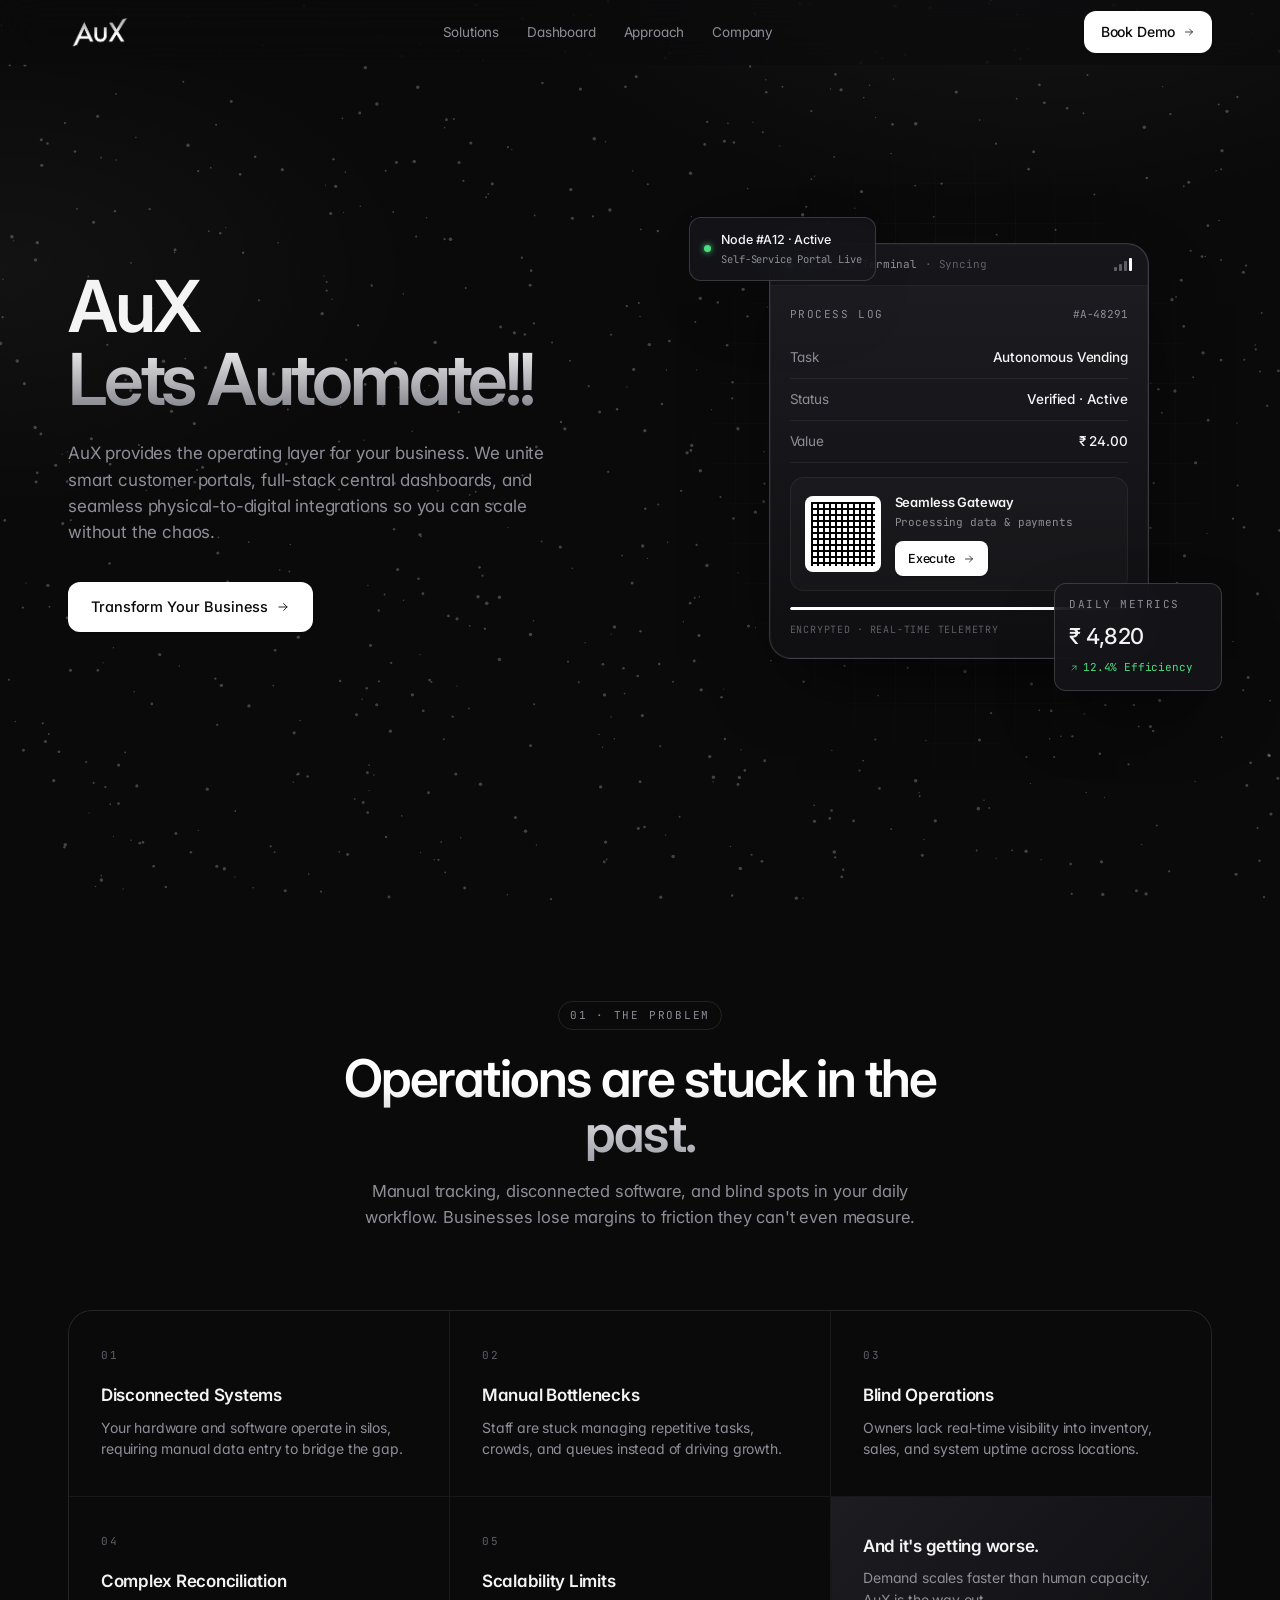
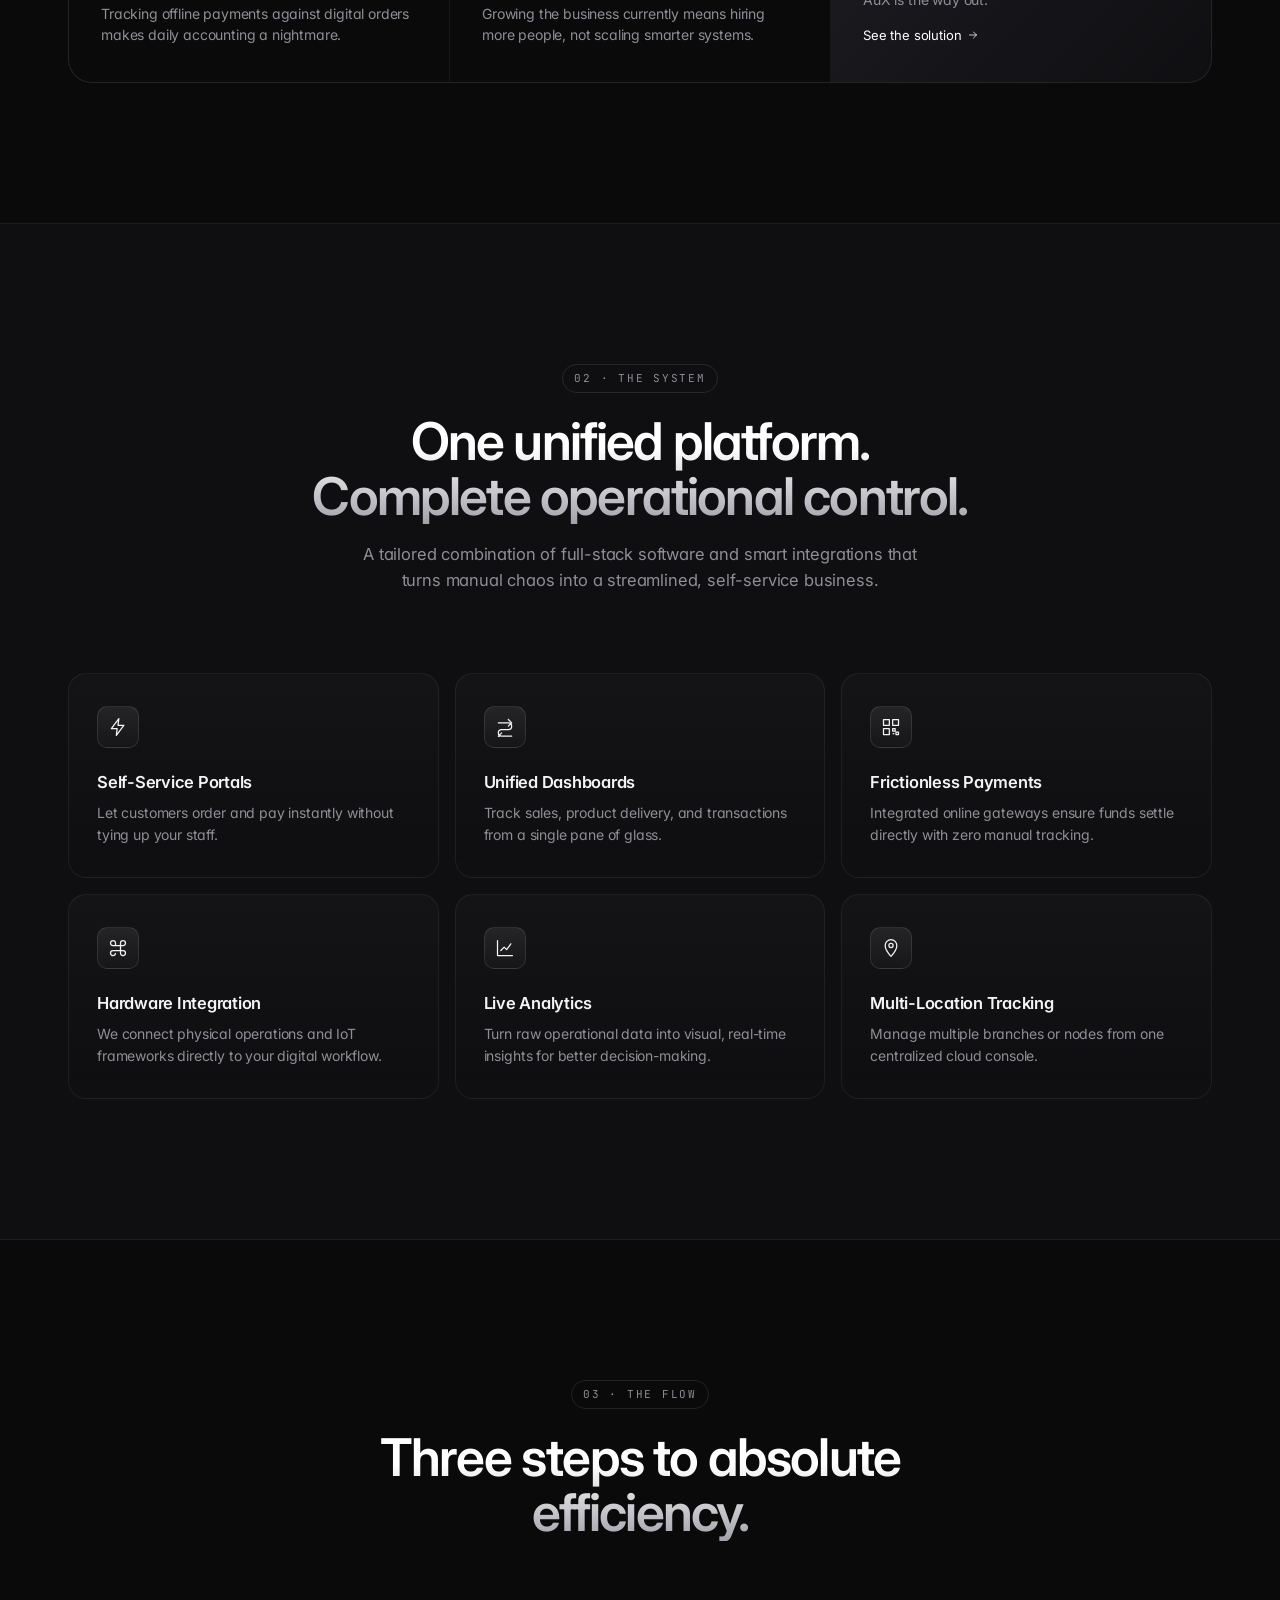
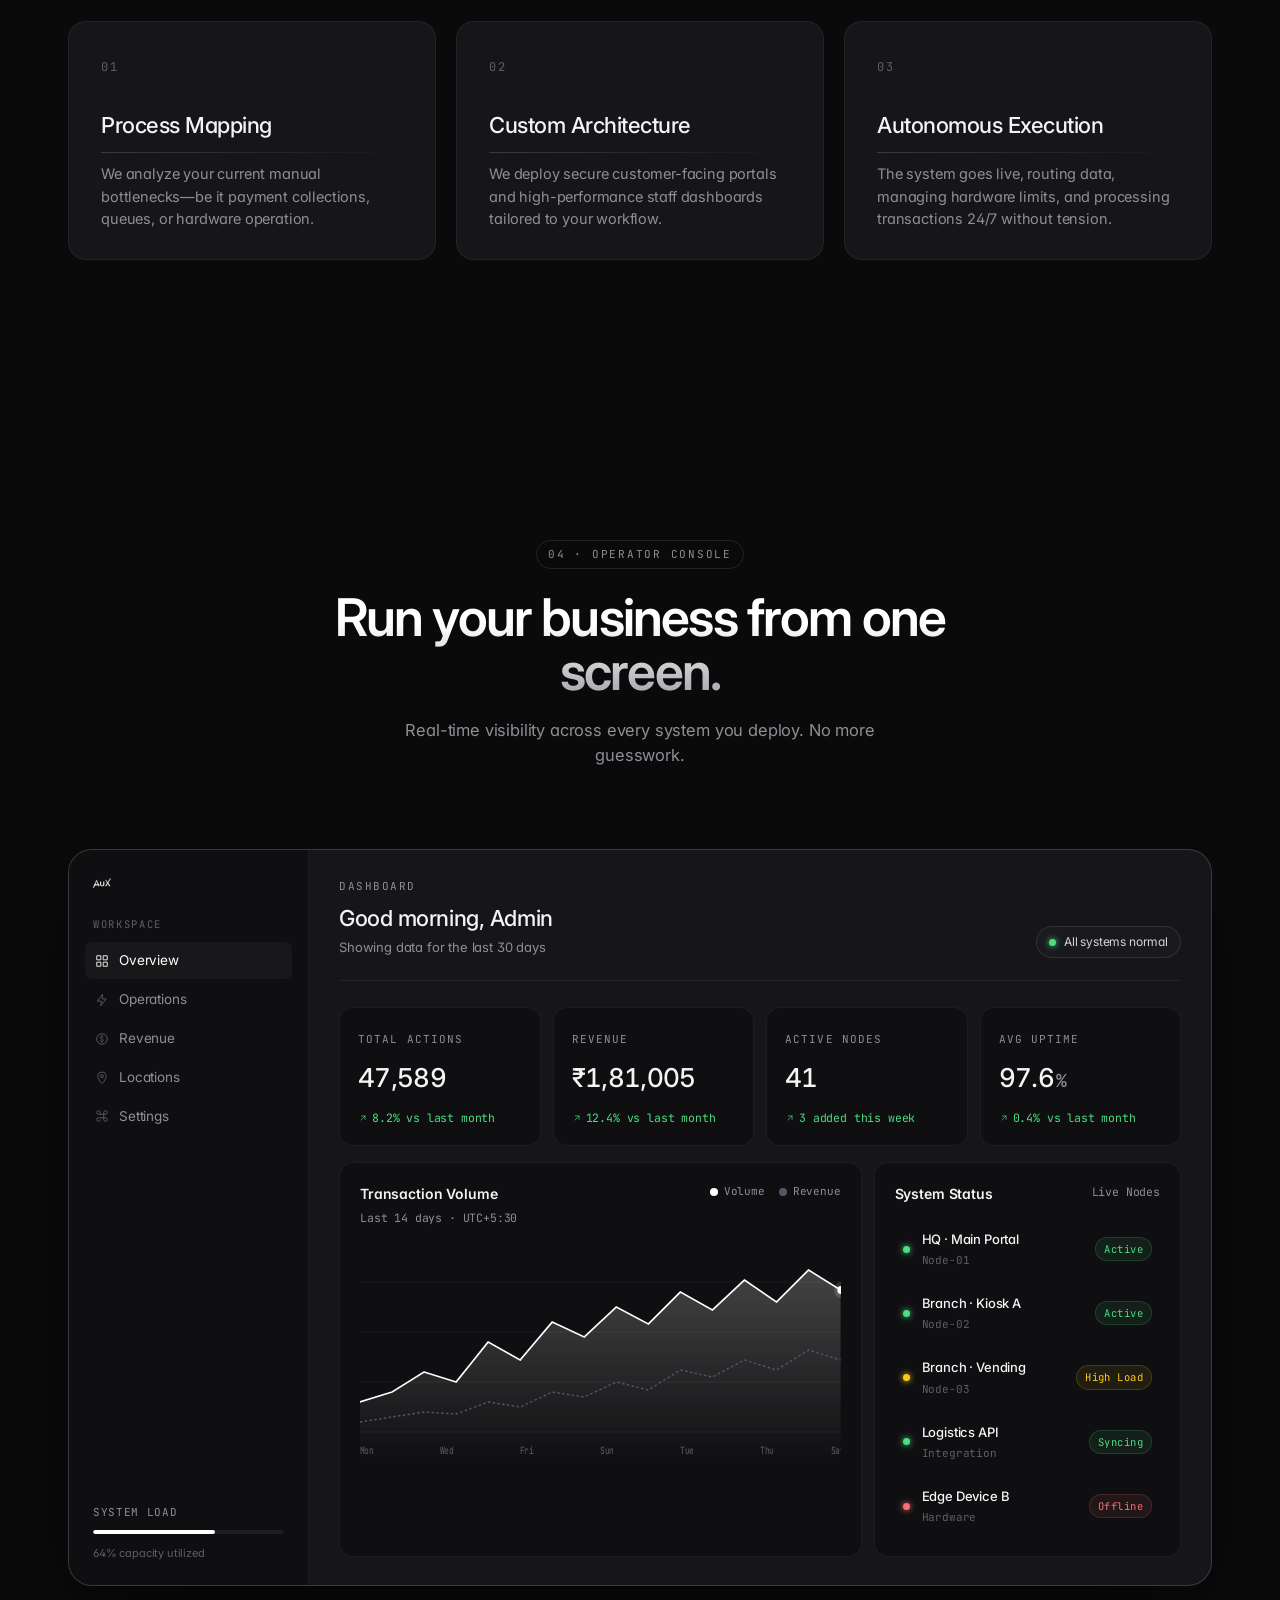
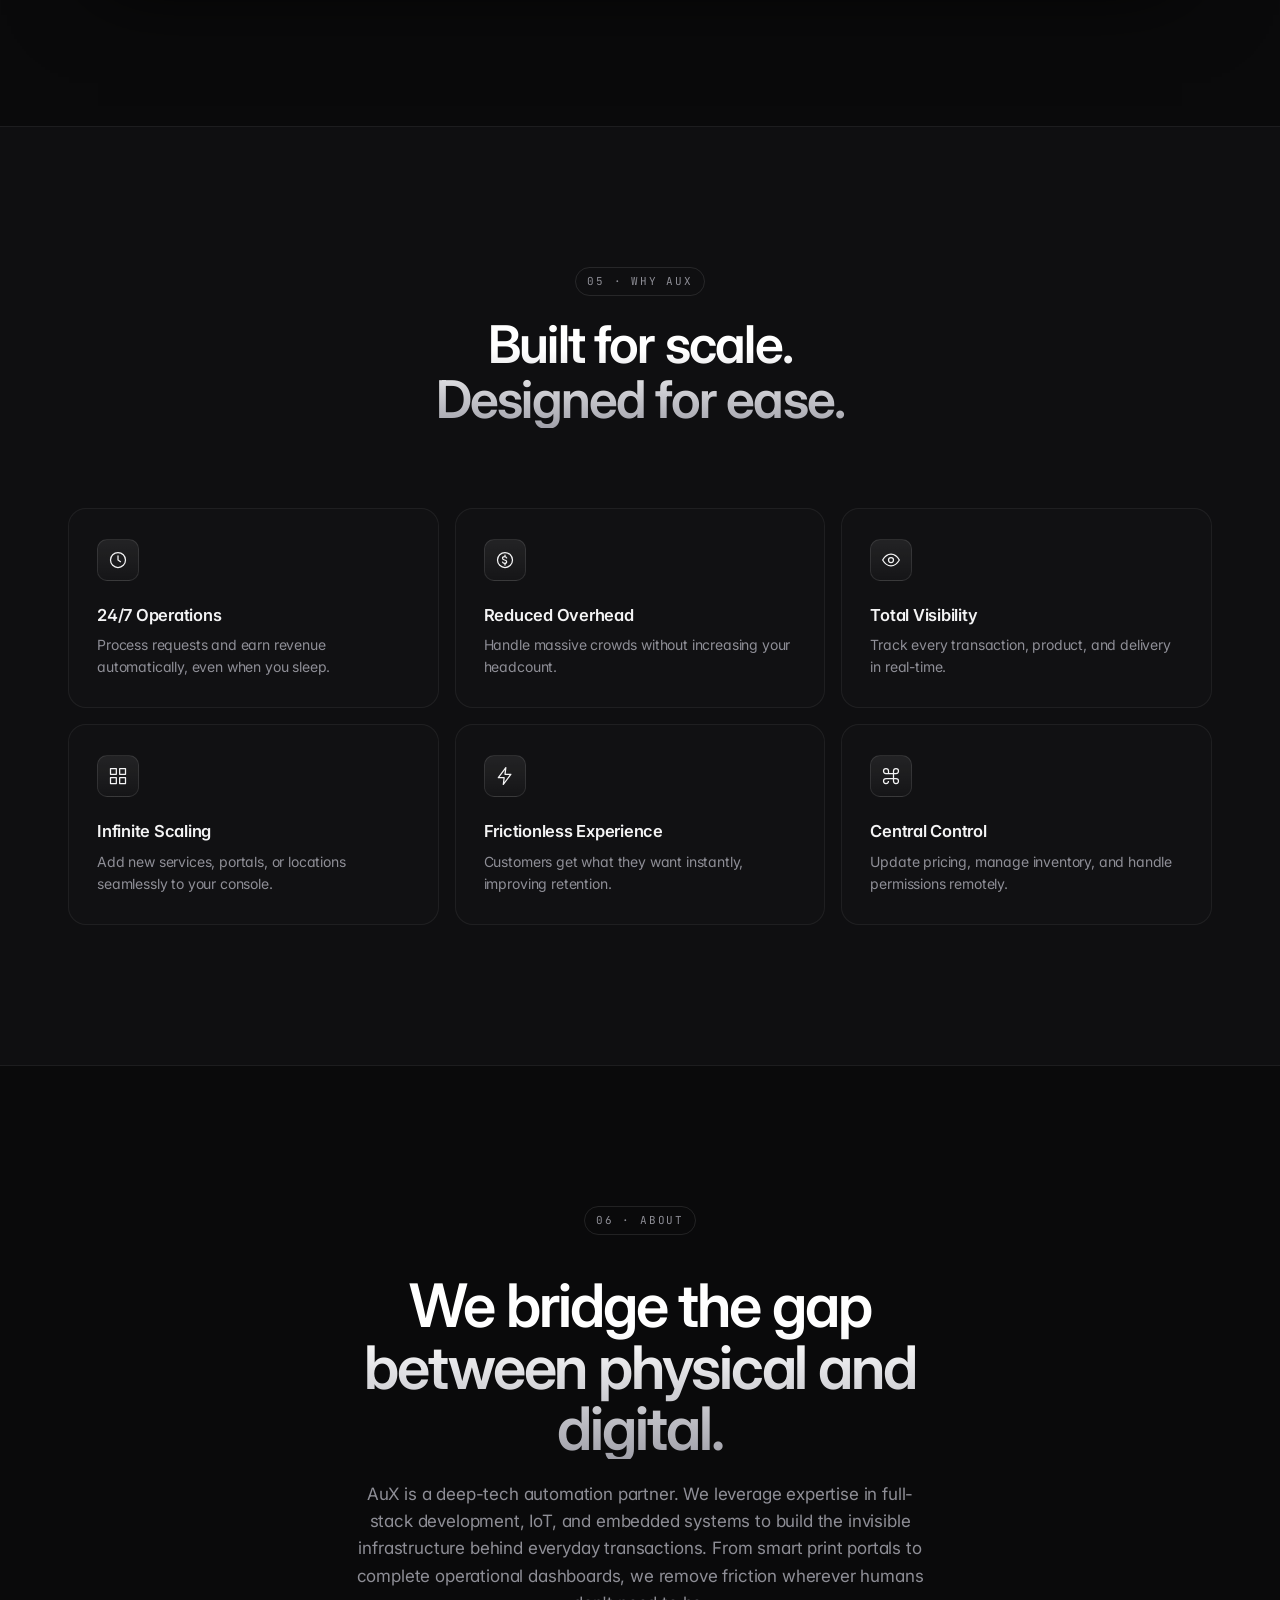
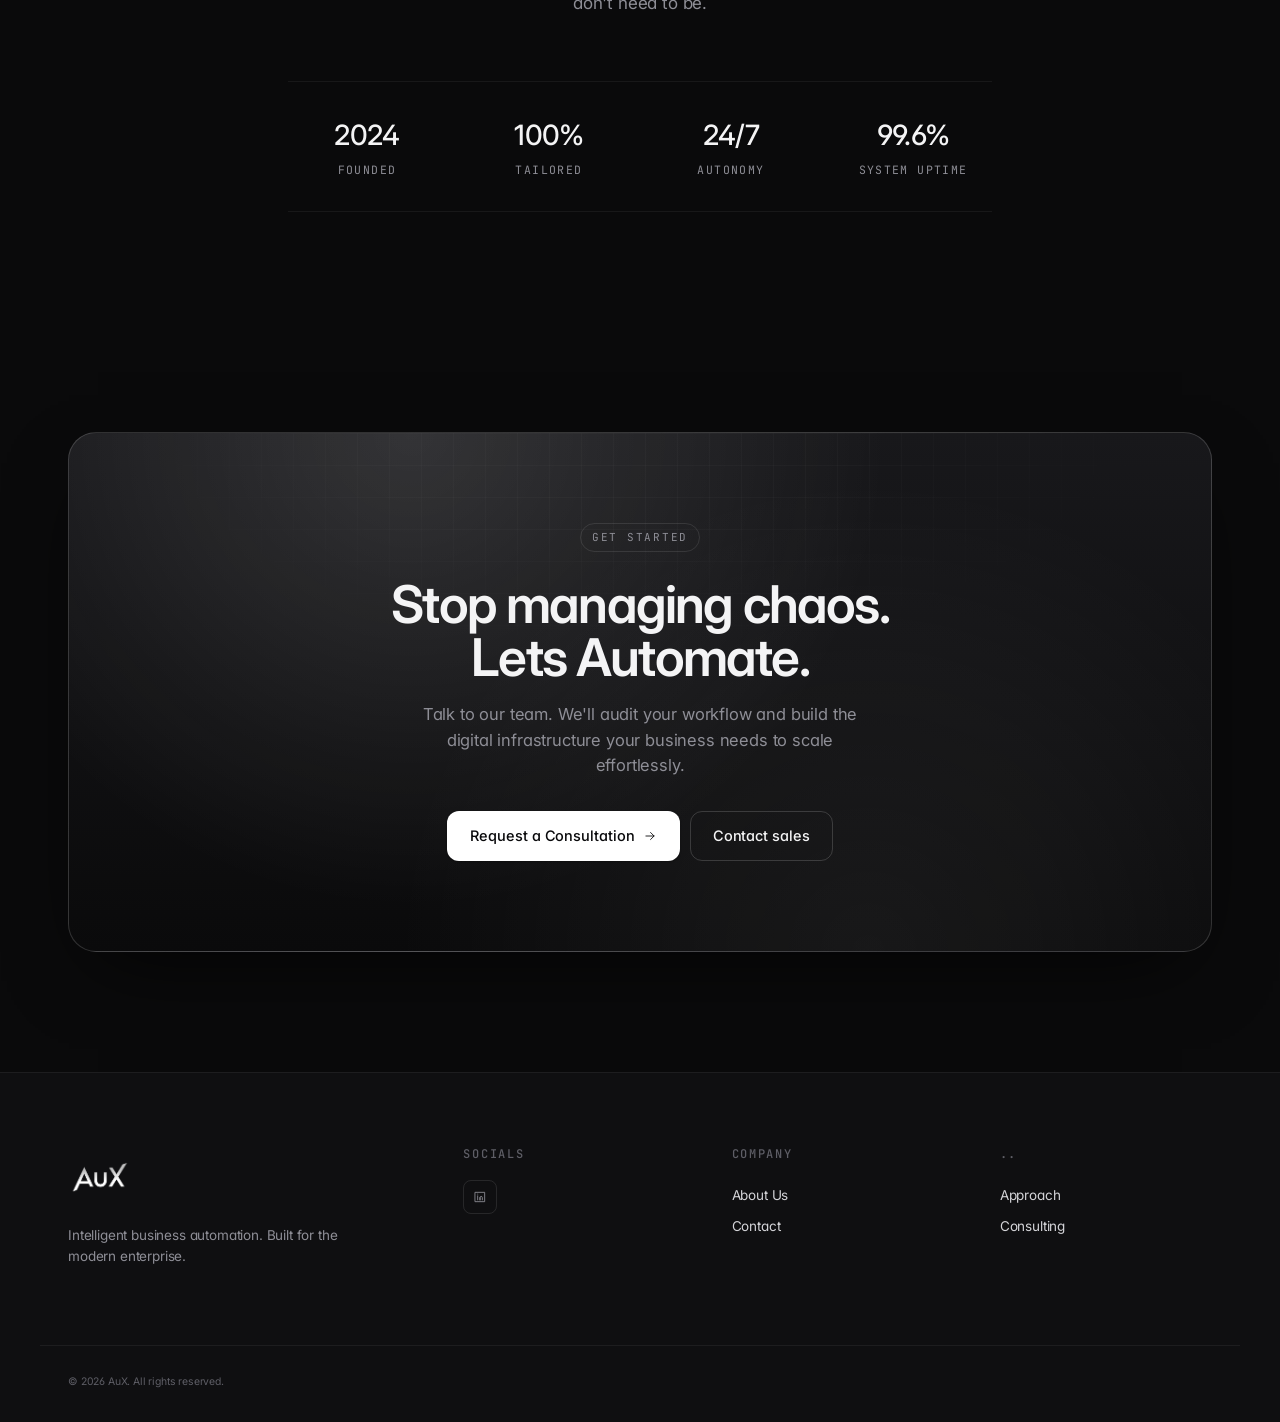
<file: index.html>
<!DOCTYPE html>
<html lang="en">
<head>
<meta charset="UTF-8" />
<meta name="viewport" content="width=device-width, initial-scale=1.0" />
<meta name="theme-color" content="#0a0a0b" />
<meta name="description" content="AuX — Smart business automation. Seamlessly integrate full-stack dashboards, IoT hardware, and self-service portals to eliminate operational bottlenecks." />
<meta name="keywords" content="AuX, business automation, self-service portals, full-stack dashboards, IoT integration, automated operations, SaaS, embedded systems" />
<meta property="og:title" content="AuX — Lets Automate." />
<meta property="og:description" content="End-to-end automation for modern businesses. Centralized dashboards, smart portals, and zero human dependency." />
<meta property="og:type" content="website" />
<title>AuX | Lets Automate</title>
<link rel="icon" type="image/png" href="logo.png" />
<link rel="preconnect" href="https://fonts.googleapis.com" />
<link rel="preconnect" href="https://fonts.gstatic.com" crossorigin />
<link href="https://fonts.googleapis.com/css2?family=Inter:wght@400;500;600;700&family=JetBrains+Mono:wght@400;500&display=swap" rel="stylesheet" />
<link rel="stylesheet" href="style.css" />
</head>
<body>

<svg width="0" height="0" style="position:absolute" aria-hidden="true">
  <defs>
    <symbol id="i-arrow" viewBox="0 0 24 24"><path d="M5 12h14M13 6l6 6-6 6" fill="none" stroke="currentColor" stroke-width="1.5" stroke-linecap="round" stroke-linejoin="round"/></symbol>
    <symbol id="i-bolt" viewBox="0 0 24 24"><path d="M13 2 4 14h7l-1 8 9-12h-7l1-8Z" fill="none" stroke="currentColor" stroke-width="1.5" stroke-linejoin="round"/></symbol>
    <symbol id="i-qr" viewBox="0 0 24 24"><path d="M3 3h7v7H3zM14 3h7v7h-7zM3 14h7v7H3zM14 14h3v3h-3zM18 18h3v3h-3zM14 20h2" fill="none" stroke="currentColor" stroke-width="1.5" stroke-linejoin="round"/></symbol>
    <symbol id="i-flow" viewBox="0 0 24 24"><path d="M4 7h12a4 4 0 0 1 0 8H8a4 4 0 0 0 0 8h12M16 3l4 4-4 4M8 27l-4-4 4-4" fill="none" stroke="currentColor" stroke-width="1.5" stroke-linecap="round" stroke-linejoin="round"/></symbol>
    <symbol id="i-cloud" viewBox="0 0 24 24"><path d="M7 18a5 5 0 1 1 1.5-9.8A6 6 0 0 1 20 11a4 4 0 0 1 0 8H7Z" fill="none" stroke="currentColor" stroke-width="1.5" stroke-linejoin="round"/></symbol>
    <symbol id="i-chart" viewBox="0 0 24 24"><path d="M3 3v18h18M7 15l4-4 3 3 5-7" fill="none" stroke="currentColor" stroke-width="1.5" stroke-linecap="round" stroke-linejoin="round"/></symbol>
    <symbol id="i-pin" viewBox="0 0 24 24"><path d="M12 22s7-7.5 7-13a7 7 0 1 0-14 0c0 5.5 7 13 7 13Z" fill="none" stroke="currentColor" stroke-width="1.5" stroke-linejoin="round"/><circle cx="12" cy="9" r="2.5" fill="none" stroke="currentColor" stroke-width="1.5"/></symbol>
    <symbol id="i-clock" viewBox="0 0 24 24"><circle cx="12" cy="12" r="9" fill="none" stroke="currentColor" stroke-width="1.5"/><path d="M12 7v5l3 2" fill="none" stroke="currentColor" stroke-width="1.5" stroke-linecap="round"/></symbol>
    <symbol id="i-coin" viewBox="0 0 24 24"><circle cx="12" cy="12" r="9" fill="none" stroke="currentColor" stroke-width="1.5"/><path d="M14 9.5c-.5-1-1.5-1.5-2.5-1.5-1.5 0-2.5 1-2.5 2s1 1.7 2.5 2 2.5 1 2.5 2-1 2-2.5 2c-1 0-2-.5-2.5-1.5M12 6v2M12 16v2" fill="none" stroke="currentColor" stroke-width="1.5" stroke-linecap="round"/></symbol>
    <symbol id="i-eye" viewBox="0 0 24 24"><path d="M2 12s4-7 10-7 10 7 10 7-4 7-10 7S2 12 2 12Z" fill="none" stroke="currentColor" stroke-width="1.5" stroke-linejoin="round"/><circle cx="12" cy="12" r="3" fill="none" stroke="currentColor" stroke-width="1.5"/></symbol>
    <symbol id="i-grid" viewBox="0 0 24 24"><path d="M3 3h7v7H3zM14 3h7v7h-7zM3 14h7v7H3zM14 14h7v7h-7z" fill="none" stroke="currentColor" stroke-width="1.5" stroke-linejoin="round"/></symbol>
    <symbol id="i-zap" viewBox="0 0 24 24"><path d="M13 2 4 14h7l-1 8 9-12h-7l1-8Z" fill="none" stroke="currentColor" stroke-width="1.5" stroke-linejoin="round"/></symbol>
    <symbol id="i-cmd" viewBox="0 0 24 24"><path d="M9 9V6a3 3 0 1 0-3 3h12a3 3 0 1 0-3-3v12a3 3 0 1 0 3-3H6a3 3 0 1 0 3 3" fill="none" stroke="currentColor" stroke-width="1.5" stroke-linejoin="round"/></symbol>
    <symbol id="i-printer" viewBox="0 0 24 24"><path d="M6 9V3h12v6M6 18H4a2 2 0 0 1-2-2v-5a2 2 0 0 1 2-2h16a2 2 0 0 1 2 2v5a2 2 0 0 1-2 2h-2M6 14h12v7H6z" fill="none" stroke="currentColor" stroke-width="1.5" stroke-linejoin="round"/></symbol>
    <symbol id="i-check" viewBox="0 0 24 24"><path d="M5 12l5 5L20 7" fill="none" stroke="currentColor" stroke-width="1.8" stroke-linecap="round" stroke-linejoin="round"/></symbol>
    <symbol id="i-x" viewBox="0 0 24 24"><path d="M4 4l16 16M20 4 4 20" fill="none" stroke="currentColor" stroke-width="1.6" stroke-linecap="round"/></symbol>
    <symbol id="i-in" viewBox="0 0 24 24"><path d="M4 4h16v16H4zM8 10v7M8 7v.01M12 17v-4a2 2 0 1 1 4 0v4M12 13v4" fill="none" stroke="currentColor" stroke-width="1.5" stroke-linecap="round" stroke-linejoin="round"/></symbol>
    <symbol id="i-x-social" viewBox="0 0 24 24"><path d="M4 4l7.5 9L4 20h2l6.5-7.5L18 20h2l-7.8-9.4L19.5 4H17l-5.5 6.5L7 4H4Z" fill="currentColor"/></symbol>
    <symbol id="i-gh" viewBox="0 0 24 24"><path d="M12 2a10 10 0 0 0-3.2 19.5c.5.1.7-.2.7-.5v-2c-2.8.6-3.4-1.2-3.4-1.2-.5-1.2-1.1-1.5-1.1-1.5-.9-.6.1-.6.1-.6 1 .1 1.5 1 1.5 1 .9 1.5 2.4 1.1 3 .8.1-.7.4-1.1.7-1.4-2.3-.3-4.6-1.1-4.6-5 0-1.1.4-2 1-2.7-.1-.3-.5-1.3.1-2.7 0 0 .8-.3 2.7 1a9.4 9.4 0 0 1 5 0c1.9-1.3 2.7-1 2.7-1 .6 1.4.2 2.4.1 2.7.6.7 1 1.6 1 2.7 0 3.9-2.3 4.7-4.6 5 .4.3.7.9.7 1.9v2.8c0 .3.2.6.7.5A10 10 0 0 0 12 2Z" fill="currentColor"/></symbol>
    <symbol id="i-ig" viewBox="0 0 24 24"><rect x="3" y="3" width="18" height="18" rx="5" fill="none" stroke="currentColor" stroke-width="1.5"/><circle cx="12" cy="12" r="4" fill="none" stroke="currentColor" stroke-width="1.5"/><circle cx="17.5" cy="6.5" r="1" fill="currentColor"/></symbol>
  </defs>
</svg>

<canvas id="bg-particles" aria-hidden="true"></canvas>

<header class="nav" id="nav">
  <div class="container nav-inner">
    <a href="index.html" class="logo" aria-label="AuX home">
      <img src="logo.png" alt="AuX" class="logo-img" />
    </a>
    <nav class="nav-links" aria-label="Primary">
      <a href="#solution">Solutions</a>
      <a href="#dashboard">Dashboard</a>
      <a href="#how">Approach</a>
      <a href="#about">Company</a>
    </nav>
    <div class="nav-cta">
      <!-- <a href="#cta" class="btn btn-ghost">Client Login</a> -->
      <a href="#cta" class="btn btn-primary">Book Demo <svg class="ico-12"><use href="#i-arrow"/></svg></a>
    </div>
    <button class="nav-burger" id="burger" aria-label="Open menu">
      <span></span><span></span>
    </button>
  </div>
</header>

<main>

<section class="hero">
  <div class="container hero-grid">
    <div class="hero-copy">
      <!-- <span class="eyebrow"><span class="pulse"></span> v3.0 · Powering modern operations</span> -->
      <h1>AuX<br/><span class="grad">Lets Automate!!</span></h1>
      <p class="lead">AuX provides the operating layer for your business. We unite smart customer portals, full-stack central dashboards, and seamless physical-to-digital integrations so you can scale without the chaos.</p>
      <div class="hero-actions">
        <a href="#cta" class="btn btn-primary btn-lg">Transform Your Business <svg class="ico-14"><use href="#i-arrow"/></svg></a>
        <!-- <a href="#cta" class="btn btn-outline btn-lg">Explore Solutions</a> -->
      </div>
      <!-- <div class="hero-meta">
        <div><strong data-count="120">0</strong><span>Active Nodes</span></div>
        <div><strong data-count="48000">0</strong><span>Tasks Automated</span></div>
        <div><strong data-count="99">0</strong><span>% Uptime</span></div>
      </div> -->
    </div>

    <div class="hero-visual" aria-hidden="true">
      <div class="grid-bg"></div>
      <div class="glow"></div>
      <div class="device">
        <div class="device-top">
          <div class="device-id">
            <span class="led"></span>
            <span>AuX Edge Terminal</span>
            <span class="dim">· Syncing</span>
          </div>
          <div class="signal"><i></i><i></i><i></i><i></i></div>
        </div>
        <div class="device-screen">
          <div class="screen-head">
            <span class="kicker">PROCESS LOG</span>
            <span class="job-id">#A-48291</span>
          </div>
          <div class="screen-row"><span>Task</span><b>Autonomous Vending</b></div>
          <div class="screen-row"><span>Status</span><b>Verified · Active</b></div>
          <div class="screen-row"><span>Value</span><b>₹ 24.00</b></div>
          <div class="screen-qr">
            <div class="qr"><div class="qr-grid"></div><div class="qr-center"></div></div>
            <div class="qr-info">
              <p class="qr-label">Seamless Gateway</p>
              <p class="qr-sub">Processing data & payments</p>
              <button class="btn btn-primary btn-sm">Execute <svg class="ico-12"><use href="#i-arrow"/></svg></button>
            </div>
          </div>
          <div class="screen-progress"><i></i></div>
          <div class="screen-foot">
            <span>Encrypted</span><span>·</span><span>Real-time Telemetry</span>
          </div>
        </div>
      </div>

      <div class="float-card card-a">
        <span class="dot-g"></span>
        <div><p>Node #A12 · Active</p><small>Self-Service Portal Live</small></div>
      </div>
      <div class="float-card card-b">
        <p class="kicker">DAILY METRICS</p>
        <h4>₹ 4,820</h4>
        <span class="trend up"><svg class="ico-10"><use href="#i-arrow"/></svg> 12.4% Efficiency</span>
      </div>
    </div>
  </div>
</section>

<!-- <section class="strip">
  <div class="container strip-inner">
    <span>Trusted by ambitious operators scaling their infrastructure</span>
    <div class="strip-logos">
      <span>NORTHWIND</span><span>HELIOS</span><span>QUANTA</span><span>OBSIDIAN</span><span>VECTOR/LAB</span><span>NIMBUS</span>
    </div>
  </div>
</section> -->

<section class="section" id="problem">
  <div class="container">
    <div class="section-head">
      <span class="tag">01 · The problem</span>
      <h2>Operations are stuck in the past.</h2>
      <p>Manual tracking, disconnected software, and blind spots in your daily workflow. Businesses lose margins to friction they can't even measure.</p>
    </div>
    <div class="problem-grid">
      <article>
        <span class="num">01</span>
        <h3>Disconnected Systems</h3>
        <p>Your hardware and software operate in silos, requiring manual data entry to bridge the gap.</p>
      </article>
      <article>
        <span class="num">02</span>
        <h3>Manual Bottlenecks</h3>
        <p>Staff are stuck managing repetitive tasks, crowds, and queues instead of driving growth.</p>
      </article>
      <article>
        <span class="num">03</span>
        <h3>Blind Operations</h3>
        <p>Owners lack real-time visibility into inventory, sales, and system uptime across locations.</p>
      </article>
      <article>
        <span class="num">04</span>
        <h3>Complex Reconciliation</h3>
        <p>Tracking offline payments against digital orders makes daily accounting a nightmare.</p>
      </article>
      <article>
        <span class="num">05</span>
        <h3>Scalability Limits</h3>
        <p>Growing the business currently means hiring more people, not scaling smarter systems.</p>
      </article>
      <article class="problem-cta">
        <h3>And it's getting worse.</h3>
        <p>Demand scales faster than human capacity. AuX is the way out.</p>
        <a href="#solution" class="link-arrow">See the solution <svg class="ico-12"><use href="#i-arrow"/></svg></a>
      </article>
    </div>
  </div>
</section>

<section class="section dark-section" id="solution">
  <div class="container">
    <div class="section-head">
      <span class="tag">02 · The system</span>
      <h2>One unified platform.<br/>Complete operational control.</h2>
      <p>A tailored combination of full-stack software and smart integrations that turns manual chaos into a streamlined, self-service business.</p>
    </div>
    <div class="features">
      <div class="feature">
        <div class="ico"><svg><use href="#i-bolt"/></svg></div>
        <h3>Self-Service Portals</h3>
        <p>Let customers order and pay instantly without tying up your staff.</p>
      </div>
      <div class="feature">
        <div class="ico"><svg><use href="#i-flow"/></svg></div>
        <h3>Unified Dashboards</h3>
        <p>Track sales, product delivery, and transactions from a single pane of glass.</p>
      </div>
      <div class="feature">
        <div class="ico"><svg><use href="#i-qr"/></svg></div>
        <h3>Frictionless Payments</h3>
        <p>Integrated online gateways ensure funds settle directly with zero manual tracking.</p>
      </div>
      <div class="feature">
        <div class="ico"><svg><use href="#i-cmd"/></svg></div>
        <h3>Hardware Integration</h3>
        <p>We connect physical operations and IoT frameworks directly to your digital workflow.</p>
      </div>
      <div class="feature">
        <div class="ico"><svg><use href="#i-chart"/></svg></div>
        <h3>Live Analytics</h3>
        <p>Turn raw operational data into visual, real-time insights for better decision-making.</p>
      </div>
      <div class="feature">
        <div class="ico"><svg><use href="#i-pin"/></svg></div>
        <h3>Multi-Location Tracking</h3>
        <p>Manage multiple branches or nodes from one centralized cloud console.</p>
      </div>
    </div>
  </div>
</section>

<section class="section" id="how">
  <div class="container">
    <div class="section-head">
      <span class="tag">03 · The flow</span>
      <h2>Three steps to absolute efficiency.</h2>
    </div>
    <ol class="steps">
      <li>
        <span class="step-num">01</span>
        <h3>Process Mapping</h3>
        <div class="step-bar"></div>
        <p>We analyze your current manual bottlenecks—be it payment collections, queues, or hardware operation.</p>
      </li>
      <li>
        <span class="step-num">02</span>
        <h3>Custom Architecture</h3>
        <div class="step-bar"></div>
        <p>We deploy secure customer-facing portals and high-performance staff dashboards tailored to your workflow.</p>
      </li>
      <li>
        <span class="step-num">03</span>
        <h3>Autonomous Execution</h3>
        <div class="step-bar"></div>
        <p>The system goes live, routing data, managing hardware limits, and processing transactions 24/7 without tension.</p>
      </li>
    </ol>
  </div>
</section>

<section class="section" id="dashboard">
  <div class="container">
    <div class="section-head">
      <span class="tag">04 · Operator console</span>
      <h2>Run your business from one screen.</h2>
      <p>Real-time visibility across every system you deploy. No more guesswork.</p>
    </div>
    <div class="dash">
      <aside class="dash-side">
        <div class="dash-logo"><img src="logo.png" alt="" class="logo-img sm"/></div>
        <span class="side-label">Workspace</span>
        <nav>
          <a class="active"><svg class="ico-14"><use href="#i-grid"/></svg> Overview</a>
          <a><svg class="ico-14"><use href="#i-bolt"/></svg> Operations</a>
          <a><svg class="ico-14"><use href="#i-coin"/></svg> Revenue</a>
          <a><svg class="ico-14"><use href="#i-pin"/></svg> Locations</a>
          <a><svg class="ico-14"><use href="#i-cmd"/></svg> Settings</a>
        </nav>
        <div class="side-foot">
          <div class="usage">
            <span>System Load</span>
            <div class="bar"><i style="width:64%"></i></div>
            <small>64% capacity utilized</small>
          </div>
        </div>
      </aside>
      <div class="dash-main">
        <div class="dash-top">
          <div>
            <span class="kicker">DASHBOARD</span>
            <h4>Good morning, Admin</h4>
            <small>Showing data for the last 30 days</small>
          </div>
          <div class="dash-actions">
            <span class="dash-pill"><span class="dot-g"></span> All systems normal</span>
          </div>
        </div>
        <div class="kpi-grid">
          <div class="kpi">
            <span>Total Actions</span>
            <h3 data-count="48230">0</h3>
            <i class="up"><svg class="ico-10"><use href="#i-arrow"/></svg> 8.2% vs last month</i>
          </div>
          <div class="kpi">
            <span>Revenue</span>
            <h3>₹<em data-count="184500">0</em></h3>
            <i class="up"><svg class="ico-10"><use href="#i-arrow"/></svg> 12.4% vs last month</i>
          </div>
          <div class="kpi">
            <span>Active Nodes</span>
            <h3 data-count="42">0</h3>
            <i class="up"><svg class="ico-10"><use href="#i-arrow"/></svg> 3 added this week</i>
          </div>
          <div class="kpi">
            <span>Avg Uptime</span>
            <h3><em data-count="99">0</em>.6<span class="pct">%</span></h3>
            <i class="up"><svg class="ico-10"><use href="#i-arrow"/></svg> 0.4% vs last month</i>
          </div>
        </div>
        <div class="dash-row">
          <div class="chart-card">
            <div class="chart-head">
              <div>
                <h4>Transaction Volume</h4>
                <small>Last 14 days · UTC+5:30</small>
              </div>
              <div class="chart-legend">
                <span><i style="background:#fff"></i> Volume</span>
                <span><i style="background:#525866"></i> Revenue</span>
              </div>
            </div>
            <svg class="chart" viewBox="0 0 600 220" preserveAspectRatio="none">
              <defs>
                <linearGradient id="ga" x1="0" x2="0" y1="0" y2="1">
                  <stop offset="0%" stop-color="#fff" stop-opacity=".22"/>
                  <stop offset="100%" stop-color="#fff" stop-opacity="0"/>
                </linearGradient>
              </defs>
              <g class="grid">
                <line x1="0" x2="600" y1="40" y2="40"/>
                <line x1="0" x2="600" y1="90" y2="90"/>
                <line x1="0" x2="600" y1="140" y2="140"/>
                <line x1="0" x2="600" y1="190" y2="190"/>
              </g>
              <path d="M0,160 L40,150 L80,130 L120,140 L160,100 L200,118 L240,80 L280,95 L320,65 L360,82 L400,50 L440,68 L480,38 L520,60 L560,28 L600,48 L600,220 L0,220 Z" fill="url(#ga)"/>
              <path d="M0,160 L40,150 L80,130 L120,140 L160,100 L200,118 L240,80 L280,95 L320,65 L360,82 L400,50 L440,68 L480,38 L520,60 L560,28 L600,48"
                    fill="none" stroke="#fff" stroke-width="1.8" stroke-linejoin="round" stroke-linecap="round"/>
              <path d="M0,180 L40,175 L80,170 L120,172 L160,160 L200,165 L240,150 L280,155 L320,140 L360,148 L400,128 L440,135 L480,118 L520,128 L560,108 L600,118"
                    fill="none" stroke="#525866" stroke-width="1.4" stroke-dasharray="3 3" stroke-linejoin="round"/>
              <g class="dots">
                <circle cx="600" cy="48" r="4" fill="#fff"/>
                <circle cx="600" cy="48" r="8" fill="#fff" opacity=".15"/>
              </g>
              <g class="axis">
                <text x="0" y="212">Mon</text><text x="100" y="212">Wed</text>
                <text x="200" y="212">Fri</text><text x="300" y="212">Sun</text>
                <text x="400" y="212">Tue</text><text x="500" y="212">Thu</text>
                <text x="588" y="212">Sat</text>
              </g>
            </svg>
          </div>
          <div class="status-card">
            <div class="chart-head"><h4>System Status</h4><small>Live Nodes</small></div>
            <ul class="status-list">
              <li><span class="dot-g"></span><div><b>HQ · Main Portal</b><small>Node-01</small></div><span class="status-tag ok">Active</span></li>
              <li><span class="dot-g"></span><div><b>Branch · Kiosk A</b><small>Node-02</small></div><span class="status-tag ok">Active</span></li>
              <li><span class="dot-y"></span><div><b>Branch · Vending</b><small>Node-03</small></div><span class="status-tag warn">High Load</span></li>
              <li><span class="dot-g"></span><div><b>Logistics API</b><small>Integration</small></div><span class="status-tag ok">Syncing</span></li>
              <li><span class="dot-r"></span><div><b>Edge Device B</b><small>Hardware</small></div><span class="status-tag err">Offline</span></li>
            </ul>
          </div>
        </div>
      </div>
    </div>
  </div>
</section>

<section class="section dark-section" id="benefits">
  <div class="container">
    <div class="section-head">
      <span class="tag">05 · Why AuX</span>
      <h2>Built for scale.<br/>Designed for ease.</h2>
    </div>
    <div class="benefits">
      <div><div class="ico"><svg><use href="#i-clock"/></svg></div><h3>24/7 Operations</h3><p>Process requests and earn revenue automatically, even when you sleep.</p></div>
      <div><div class="ico"><svg><use href="#i-coin"/></svg></div><h3>Reduced Overhead</h3><p>Handle massive crowds without increasing your headcount.</p></div>
      <div><div class="ico"><svg><use href="#i-eye"/></svg></div><h3>Total Visibility</h3><p>Track every transaction, product, and delivery in real-time.</p></div>
      <div><div class="ico"><svg><use href="#i-grid"/></svg></div><h3>Infinite Scaling</h3><p>Add new services, portals, or locations seamlessly to your console.</p></div>
      <div><div class="ico"><svg><use href="#i-zap"/></svg></div><h3>Frictionless Experience</h3><p>Customers get what they want instantly, improving retention.</p></div>
      <div><div class="ico"><svg><use href="#i-cmd"/></svg></div><h3>Central Control</h3><p>Update pricing, manage inventory, and handle permissions remotely.</p></div>
    </div>
  </div>
</section>

<section class="section" id="about">
  <div class="container about">
    <span class="tag">06 · About</span>
    <h2>We bridge the gap<br/>between physical and digital.</h2>
    <p>AuX is a deep-tech automation partner. We leverage expertise in full-stack development, IoT, and embedded systems to build the invisible infrastructure behind everyday transactions. From smart print portals to complete operational dashboards, we remove friction wherever humans don't need to be.</p>
    <div class="about-stats">
      <div><h4>2024</h4><span>Founded</span></div>
      <div><h4>100%</h4><span>Tailored</span></div>
      <div><h4>24/7</h4><span>Autonomy</span></div>
      <div><h4>99.6%</h4><span>System uptime</span></div>
    </div>
  </div>
</section>

<section class="cta-banner" id="cta">
  <div class="container">
    <div class="cta-inner">
      <span class="tag">Get started</span>
      <h2>Stop managing chaos.<br/>Lets Automate.</h2>
      <p>Talk to our team. We'll audit your workflow and build the digital infrastructure your business needs to scale effortlessly.</p>
      <div class="hero-actions">
        <a href="https://forms.gle/W8guEtgyeV2wfzW18" target="_blank" class="btn btn-primary btn-lg">Request a Consultation <svg class="ico-14"><use href="#i-arrow"/></svg></a>
        <a href="mailto:hello@aux.io" class="btn btn-outline btn-lg">Contact sales</a>
      </div>
    </div>
  </div>
</section>

</main>

<footer class="footer">
  <div class="container footer-grid">
    <div>
      <a href="#" class="logo"><img src="logo.png" alt="AuX" class="logo-img"/></a>
      <p class="muted">Intelligent business automation. Built for the modern enterprise.</p>
      <!-- <div class="socials"> -->
        <!-- <a aria-label="X" href="#"><svg><use href="#i-x-social"/></svg></a> -->
        <!-- <a aria-label="LinkedIn" href="#"><svg><use href="#i-in"/></svg></a> -->
        <!-- <a aria-label="GitHub" href="#"><svg><use href="#i-gh"/></svg></a>
        <a aria-label="Instagram" href="#"><svg><use href="#i-ig"/></svg></a> -->
      <!-- </div> -->
    </div>
    <!-- <div>
      <h5>Solutions</h5>
      <a href="#solution">Dashboards</a>
      <a href="#solution">Smart Portals</a>
      <a href="#solution">Hardware Integration</a>
      <a href="#cta">Consulting</a>
    </div> -->
    <div>
      <h5>Socials</h5>
        <div class="socials">
          <a aria-label="LinkedIn" href="https://www.linkedin.com/company/aux-tech" target="_blank" ><svg><use href="#i-in"/></svg></a>
        </div>
    </div>
    <div>
      <h5>Company</h5>
      <a href="#about">About Us</a>
      <a href="#cta">Contact</a>
      <!-- <a href="#">Careers</a> -->
    </div>
    <div>
      <h5>..</h5>
      <a href="#how">Approach</a>
      <a href="#cta">Consulting</a>
    </div>
    <!-- <div>
      <h5>Resources</h5>
      <a href="#">Case Studies</a>
      <a href="#">Documentation</a>
      <a href="#">System Status</a>
      <a href="#">Privacy Policy</a>
    </div> -->
  </div>
  <div class="container footer-bottom">
    <small>© <span id="year"></span> AuX. All rights reserved.</small>
    <!-- <small class="mono">v3.0.0 · all systems operational</small> -->
  </div>
</footer>

<script src="script.js"></script>
</body>
</html>
</file>
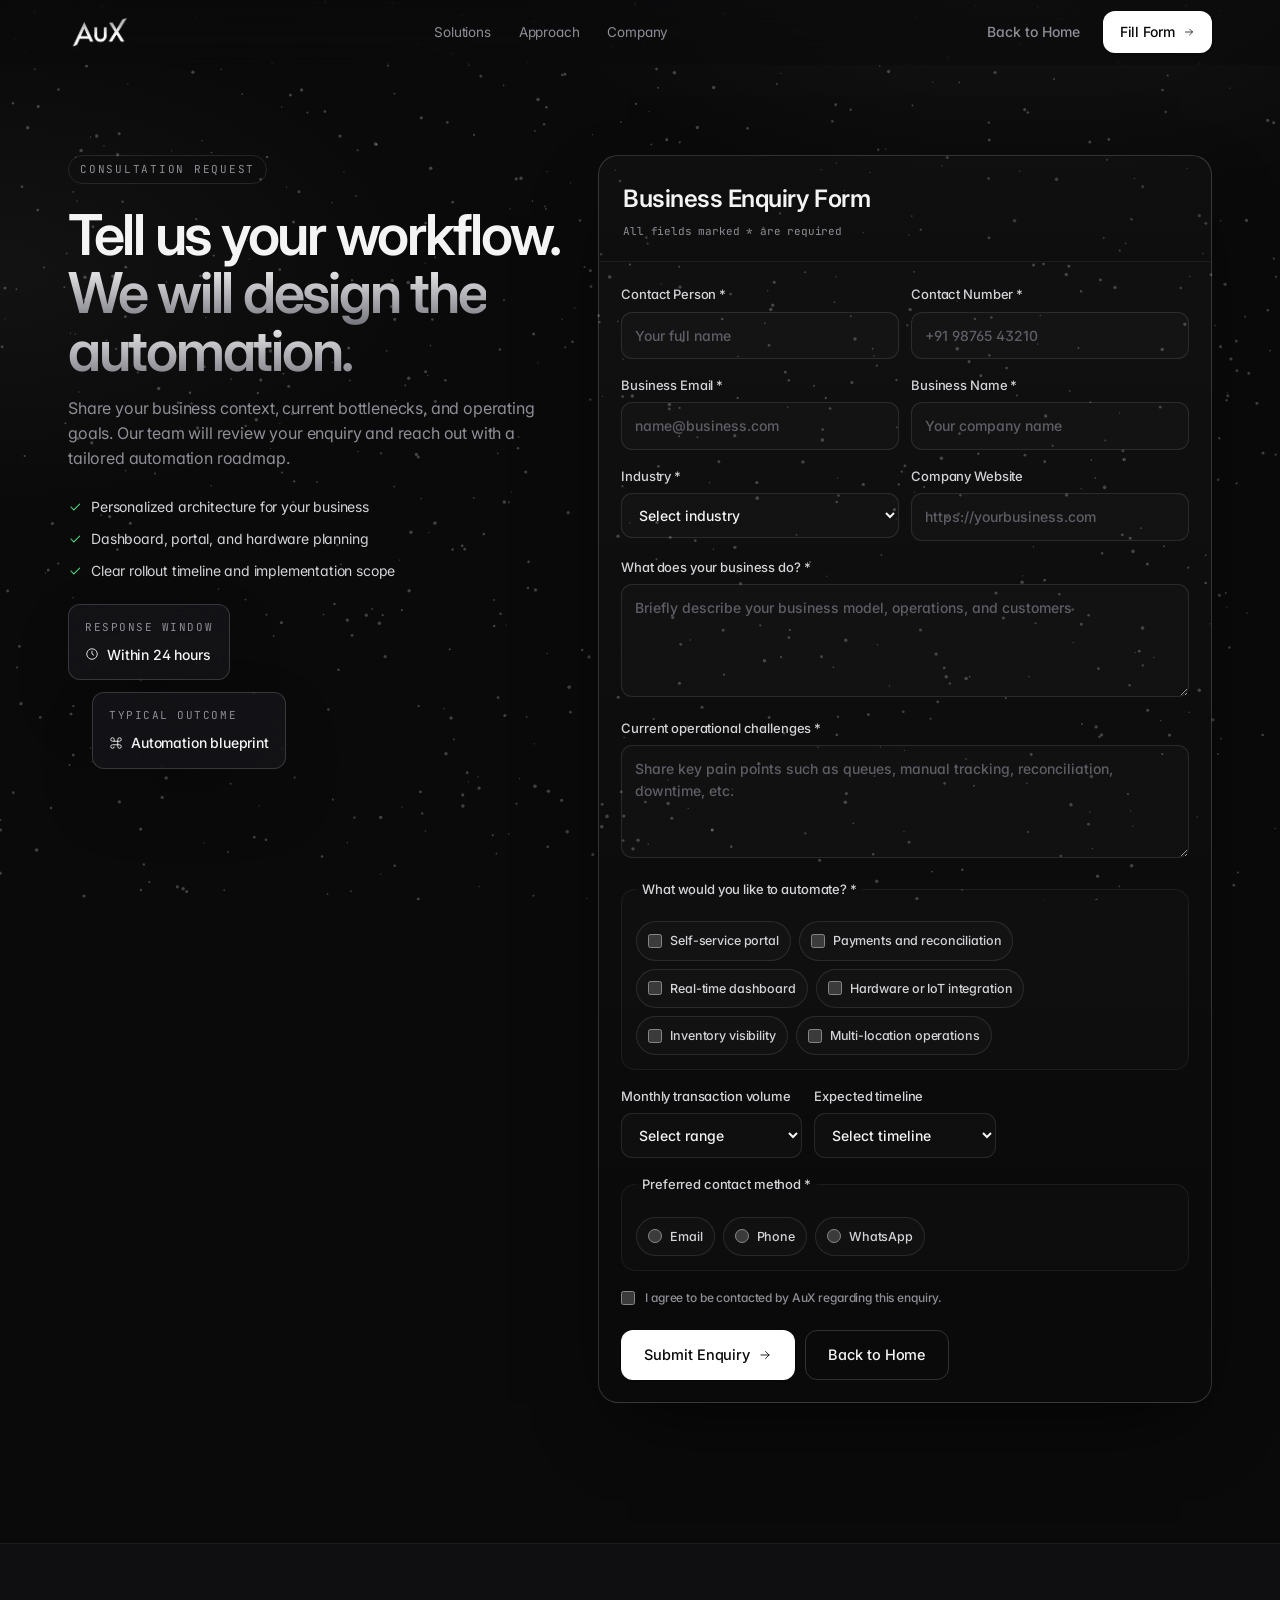
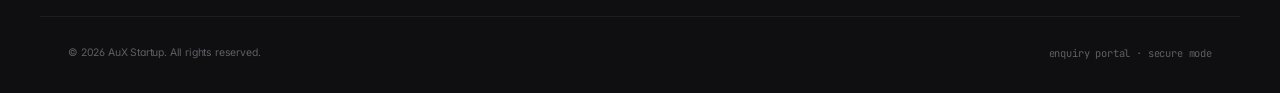
<file: enquiry.html>
<!DOCTYPE html>
<html lang="en">
<head>
<meta charset="UTF-8" />
<meta name="viewport" content="width=device-width, initial-scale=1.0" />
<meta name="theme-color" content="#0a0a0b" />
<meta name="description" content="AuX enquiry form. Tell us about your business and automation goals." />
<title>AuX | Enquiry</title>
<link rel="icon" type="image/png" href="logo.png" />
<link rel="preconnect" href="https://fonts.googleapis.com" />
<link rel="preconnect" href="https://fonts.gstatic.com" crossorigin />
<link href="https://fonts.googleapis.com/css2?family=Inter:wght@400;500;600;700&family=JetBrains+Mono:wght@400;500&display=swap" rel="stylesheet" />
<link rel="stylesheet" href="style.css" />
</head>
<body>

<svg width="0" height="0" style="position:absolute" aria-hidden="true">
	<defs>
		<symbol id="i-arrow" viewBox="0 0 24 24"><path d="M5 12h14M13 6l6 6-6 6" fill="none" stroke="currentColor" stroke-width="1.5" stroke-linecap="round" stroke-linejoin="round"/></symbol>
		<symbol id="i-check" viewBox="0 0 24 24"><path d="M5 12l5 5L20 7" fill="none" stroke="currentColor" stroke-width="1.8" stroke-linecap="round" stroke-linejoin="round"/></symbol>
		<symbol id="i-clock" viewBox="0 0 24 24"><circle cx="12" cy="12" r="9" fill="none" stroke="currentColor" stroke-width="1.5"/><path d="M12 7v5l3 2" fill="none" stroke="currentColor" stroke-width="1.5" stroke-linecap="round"/></symbol>
		<symbol id="i-cmd" viewBox="0 0 24 24"><path d="M9 9V6a3 3 0 1 0-3 3h12a3 3 0 1 0-3-3v12a3 3 0 1 0 3-3H6a3 3 0 1 0 3 3" fill="none" stroke="currentColor" stroke-width="1.5" stroke-linejoin="round"/></symbol>
		<symbol id="i-coin" viewBox="0 0 24 24"><circle cx="12" cy="12" r="9" fill="none" stroke="currentColor" stroke-width="1.5"/><path d="M14 9.5c-.5-1-1.5-1.5-2.5-1.5-1.5 0-2.5 1-2.5 2s1 1.7 2.5 2 2.5 1 2.5 2-1 2-2.5 2c-1 0-2-.5-2.5-1.5M12 6v2M12 16v2" fill="none" stroke="currentColor" stroke-width="1.5" stroke-linecap="round"/></symbol>
	</defs>
</svg>

<canvas id="bg-particles" aria-hidden="true"></canvas>

<header class="nav" id="nav">
	<div class="container nav-inner">
		<a href="index.html" class="logo" aria-label="AuX home">
			<img src="logo.png" alt="AuX" class="logo-img" />
		</a>
		<nav class="nav-links" aria-label="Primary">
			<a href="index.html#solution">Solutions</a>
			<a href="index.html#how">Approach</a>
			<a href="index.html#about">Company</a>
		</nav>
		<div class="nav-cta">
			<a href="index.html" class="btn btn-ghost">Back to Home</a>
			<a href="#enquiry-form" class="btn btn-primary">Fill Form <svg class="ico-12"><use href="#i-arrow"/></svg></a>
		</div>
		<button class="nav-burger" id="burger" aria-label="Open menu">
			<span></span><span></span>
		</button>
	</div>
</header>

<main>
	<section class="section enquiry-hero">
		<div class="container enquiry-grid">
			<div class="enquiry-copy reveal">
				<span class="tag">Consultation request</span>
				<h1>Tell us your workflow.<br/><span class="grad">We will design the automation.</span></h1>
				<p>Share your business context, current bottlenecks, and operating goals. Our team will review your enquiry and reach out with a tailored automation roadmap.</p>

				<div class="enquiry-points">
					<div><svg><use href="#i-check"/></svg> Personalized architecture for your business</div>
					<div><svg><use href="#i-check"/></svg> Dashboard, portal, and hardware planning</div>
					<div><svg><use href="#i-check"/></svg> Clear rollout timeline and implementation scope</div>
				</div>

				<div class="enquiry-float one">
					<p class="kicker">Response Window</p>
					<h4><svg><use href="#i-clock"/></svg> Within 24 hours</h4>
				</div>
				<div class="enquiry-float two">
					<p class="kicker">Typical outcome</p>
					<h4><svg><use href="#i-cmd"/></svg> Automation blueprint</h4>
				</div>
			</div>

			<div class="enquiry-card reveal" id="enquiry-form">
				<div class="enquiry-head">
					<h2>Business Enquiry Form</h2>
					<small class="mono">All fields marked * are required</small>
				</div>

				<form class="enquiry-form" action="#" method="post">
					<div class="form-grid two">
						<label>
							Contact Person *
							<input type="text" name="contactName" placeholder="Your full name" required />
						</label>
						<label>
							Contact Number *
							<input type="tel" name="contactPhone" placeholder="+91 98765 43210" required />
						</label>
					</div>

					<div class="form-grid two">
						<label>
							Business Email *
							<input type="email" name="email" placeholder="name@business.com" required />
						</label>
						<label>
							Business Name *
							<input type="text" name="businessName" placeholder="Your company name" required />
						</label>
					</div>

					<div class="form-grid two">
						<label>
							Industry *
							<select name="industry" required>
								<option value="" selected disabled>Select industry</option>
								<option>Retail</option>
								<option>Food and Beverage</option>
								<option>Printing Services</option>
								<option>Logistics</option>
								<option>Healthcare</option>
								<option>Education</option>
								<option>Other</option>
							</select>
						</label>
						<label>
							Company Website
							<input type="url" name="website" placeholder="https://yourbusiness.com" />
						</label>
					</div>

					<label>
						What does your business do? *
						<textarea name="businessDetails" rows="4" placeholder="Briefly describe your business model, operations, and customers" required></textarea>
					</label>

					<label>
						Current operational challenges *
						<textarea name="painPoints" rows="4" placeholder="Share key pain points such as queues, manual tracking, reconciliation, downtime, etc." required></textarea>
					</label>

					<fieldset>
						<legend>What would you like to automate? *</legend>
						<div class="chip-grid">
							<label><input type="checkbox" name="goals" value="self-service" /> Self-service portal</label>
							<label><input type="checkbox" name="goals" value="payments" /> Payments and reconciliation</label>
							<label><input type="checkbox" name="goals" value="dashboard" /> Real-time dashboard</label>
							<label><input type="checkbox" name="goals" value="iot" /> Hardware or IoT integration</label>
							<label><input type="checkbox" name="goals" value="inventory" /> Inventory visibility</label>
							<label><input type="checkbox" name="goals" value="multi-location" /> Multi-location operations</label>
						</div>
					</fieldset>

					<div class="form-grid three">
						<label>
							Monthly transaction volume
							<select name="volume">
								<option value="" selected disabled>Select range</option>
								<option>0-1,000</option>
								<option>1,000-10,000</option>
								<option>10,000-50,000</option>
								<option>50,000+</option>
							</select>
						</label>
						<label>
							Expected timeline
							<select name="timeline">
								<option value="" selected disabled>Select timeline</option>
								<option>Immediately</option>
								<option>1-2 months</option>
								<option>3-6 months</option>
								<option>Exploring options</option>
							</select>
						</label>
						<!-- <label>
							Estimated budget
							<select name="budget">
								<option value="" selected disabled>Select budget</option>
								<option>Under ₹1L</option>
								<option>₹1L - ₹5L</option>
								<option>₹5L - ₹20L</option>
								<option>₹20L+</option>
							</select>
						</label> -->
					</div>

					<fieldset>
						<legend>Preferred contact method *</legend>
						<div class="radio-row">
							<label><input type="radio" name="contactMethod" value="email" required /> Email</label>
							<label><input type="radio" name="contactMethod" value="phone" required /> Phone</label>
							<label><input type="radio" name="contactMethod" value="whatsapp" required /> WhatsApp</label>
						</div>
					</fieldset>

					<label class="consent">
						<input type="checkbox" name="consent" required />
						<span>I agree to be contacted by AuX regarding this enquiry.</span>
					</label>

					<div class="form-actions">
						<button type="submit" class="btn btn-primary btn-lg">Submit Enquiry <svg class="ico-14"><use href="#i-arrow"/></svg></button>
						<a href="in dex.html" class="btn btn-outline btn-lg">Back to Home</a>
					</div>
				</form>
			</div>
		</div>
	</section>
</main>

<footer class="footer">
	<div class="container footer-bottom">
		<small>© <span id="year"></span> AuX Startup. All rights reserved.</small>
		<small class="mono">enquiry portal · secure mode</small>
	</div>
</footer>

<script src="script.js"></script>
</body>
</html>
</file>
<file: style.css>
/* =========================================================
   AUX — Smart Printing Infrastructure
   Refined dark SaaS · Inter + JetBrains Mono
   ========================================================= */

*, *::before, *::after { box-sizing: border-box; margin: 0; padding: 0; }

:root {
  /* Surfaces */
  --bg:        #0a0a0b;
  --bg-2:      #0f0f11;
  --bg-3:      #131316;
  --surface:   #16161a;
  --surface-2: #1c1c21;

  /* Lines */
  --line:        rgba(255,255,255,0.06);
  --line-2:      rgba(255,255,255,0.10);
  --line-strong: rgba(255,255,255,0.16);

  /* Type */
  --text:    #f4f4f5;
  --text-2:  #d4d4d8;
  --muted:   #8e8e96;
  --muted-2: #5e5e66;
  --white:   #ffffff;

  /* Status */
  --green:  #4ade80;
  --yellow: #facc15;
  --red:    #f87171;

  /* Type */
  --font-sans: 'Inter', system-ui, -apple-system, Segoe UI, sans-serif;
  --font-mono: 'JetBrains Mono', ui-monospace, Menlo, monospace;

  /* Geometry */
  --r-sm: 8px;
  --r-md: 12px;
  --r-lg: 18px;
  --r-xl: 24px;
  --container: 1200px;

  --shadow-sm: 0 1px 2px rgba(0,0,0,0.3);
  --shadow-md: 0 8px 24px -8px rgba(0,0,0,0.5);
  --shadow-lg: 0 30px 80px -30px rgba(0,0,0,0.85);
}

html { scroll-behavior: smooth; -webkit-text-size-adjust: 100%; }

body {
  font-family: var(--font-sans);
  background: var(--bg);
  color: var(--text);
  font-size: 15px;
  line-height: 1.55;
  letter-spacing: -0.011em;
  font-feature-settings: "ss01", "cv11";
  -webkit-font-smoothing: antialiased;
  -moz-osx-font-smoothing: grayscale;
  overflow-x: hidden;
}

body,
input,
select,
textarea,
button {
  color-scheme: dark;
}

a { color: inherit; text-decoration: none; }
img, svg { display: block; max-width: 100%; }
button { font: inherit; color: inherit; background: none; border: none; cursor: pointer; }

.container {
  max-width: var(--container);
  margin: 0 auto;
  padding: 0 28px;
  position: relative;
}

.kicker {
  font-family: var(--font-mono);
  font-size: 11px;
  letter-spacing: 0.14em;
  color: var(--muted);
  text-transform: uppercase;
}
.mono { font-family: var(--font-mono); }

/* ---------- Background ---------- */
#bg-particles {
  position: fixed; inset: 0;
  width: 100%; height: 100%;
  z-index: -2;
  background:
    radial-gradient(900px 500px at 80% -10%, rgba(255,255,255,0.05), transparent 60%),
    radial-gradient(700px 400px at 0% 30%, rgba(255,255,255,0.035), transparent 60%),
    var(--bg);
}

/* ---------- Icons ---------- */
.ico-10 { width: 10px; height: 10px; display:inline-block; vertical-align:-1px;}
.ico-12 { width: 12px; height: 12px; display:inline-block; vertical-align:-1px;}
.ico-14 { width: 14px; height: 14px; display:inline-block; vertical-align:-2px;}

/* ---------- Buttons ---------- */
.btn {
  display: inline-flex; align-items: center; justify-content: center; gap: 8px;
  padding: 9px 16px;
  border-radius: var(--r-md);
  font-weight: 500; font-size: 14px;
  border: 1px solid transparent;
  transition: all .18s ease;
  cursor: pointer; white-space: nowrap;
  letter-spacing: -0.005em;
}
.btn-lg { padding: 13px 22px; font-size: 14.5px; border-radius: 12px; }
.btn-sm { padding: 7px 12px; font-size: 12.5px; border-radius: 8px; }

.btn-primary {
  background: var(--white); color: #09090b;
  box-shadow: 0 1px 0 0 rgba(255,255,255,0.6) inset, 0 1px 2px rgba(0,0,0,0.3);
}
.btn-primary:hover { transform: translateY(-1px); box-shadow: 0 8px 24px -6px rgba(255,255,255,0.25), 0 1px 0 0 rgba(255,255,255,0.6) inset; }

.btn-outline { border-color: var(--line-strong); color: var(--text); }
.btn-outline:hover { border-color: rgba(255,255,255,0.4); background: rgba(255,255,255,0.03); }

.btn-ghost { color: var(--muted); }
.btn-ghost:hover { color: var(--white); }

/* ---------- Navbar ---------- */
.nav {
  position: sticky; top: 0; z-index: 50;
  backdrop-filter: blur(20px) saturate(160%);
  -webkit-backdrop-filter: blur(20px) saturate(160%);
  background: rgba(10,10,11,0.6);
  border-bottom: 1px solid transparent;
  transition: border-color .25s ease, background .25s ease;
}
.nav.scrolled {
  border-color: var(--line);
  background: rgba(10,10,11,0.85);
}
.nav-inner {
  display: flex; align-items: center; justify-content: space-between;
  height: 64px;
}
.logo { display: inline-flex; align-items: center; gap: 10px; }
.logo-img {
  height: 64px; width: auto;
  mix-blend-mode: screen;
  filter: contrast(1.05) brightness(1.15);
  user-select: none; -webkit-user-drag: none;
}
.logo-img.sm { height: 22px; }

.nav-links { display: flex; gap: 4px; }
.nav-links a {
  font-size: 13.5px; color: var(--muted);
  padding: 7px 12px; border-radius: 8px;
  transition: color .18s, background .18s;
}
.nav-links a:hover { color: var(--white); background: rgba(255,255,255,0.04); }
.nav-cta { display: flex; align-items: center; gap: 6px; }

.nav-burger {
  display: none;
  width: 38px; height: 38px;
  border: 1px solid var(--line); border-radius: 10px;
  flex-direction: column; gap: 4px; align-items: center; justify-content: center;
}
.nav-burger span { width: 16px; height: 1.5px; background: var(--white); }

/* ---------- Hero ---------- */
.hero { padding: 96px 0 120px; position: relative; }
.hero-grid {
  display: grid; grid-template-columns: 1.1fr 1fr; gap: 80px; align-items: center;
}
.eyebrow {
  display: inline-flex; align-items: center; gap: 10px;
  padding: 5px 11px 5px 8px;
  border-radius: 999px;
  background: rgba(255,255,255,0.03);
  border: 1px solid var(--line-2);
  font-size: 12px; color: var(--text-2);
  margin-bottom: 28px;
  font-family: var(--font-mono);
  letter-spacing: -0.005em;
}
.pulse {
  width: 6px; height: 6px; border-radius: 50%; background: var(--green);
  box-shadow: 0 0 0 0 rgba(74,222,128,0.6);
  animation: pulse 2s infinite;
}
@keyframes pulse {
  0% { box-shadow: 0 0 0 0 rgba(74,222,128,0.5); }
  70% { box-shadow: 0 0 0 8px rgba(74,222,128,0); }
  100% { box-shadow: 0 0 0 0 rgba(74,222,128,0); }
}

.hero h1 {
  font-size: clamp(42px, 5.6vw, 78px);
  font-weight: 600; line-height: 1.02;
  letter-spacing: -0.045em;
}
.grad {
  background: linear-gradient(180deg, #ffffff 0%, #71717a 100%);
  -webkit-background-clip: text;
  background-clip: text; color: transparent;
}
.lead {
  margin-top: 24px;
  font-size: 17px; color: var(--muted);
  max-width: 520px;
  line-height: 1.55;
}
.hero-actions { margin-top: 36px; display: flex; gap: 10px; flex-wrap: wrap; }

.hero-meta {
  margin-top: 64px;
  padding-top: 28px;
  border-top: 1px solid var(--line);
  display: grid; grid-template-columns: repeat(3, 1fr);
  gap: 24px; max-width: 480px;
}
.hero-meta strong {
  display: block; font-size: 28px; font-weight: 500;
  letter-spacing: -0.025em; font-feature-settings: "tnum";
}
.hero-meta span {
  font-size: 11px; color: var(--muted-2);
  text-transform: uppercase; letter-spacing: 0.12em;
  font-family: var(--font-mono);
}

/* Hero device */
.hero-visual { position: relative; height: 580px; }
.grid-bg {
  position: absolute; inset: -10%;
  background-image:
    linear-gradient(rgba(255,255,255,0.04) 1px, transparent 1px),
    linear-gradient(90deg, rgba(255,255,255,0.04) 1px, transparent 1px);
  background-size: 40px 40px;
  mask-image: radial-gradient(ellipse 60% 60% at 50% 50%, #000 30%, transparent 80%);
  -webkit-mask-image: radial-gradient(ellipse 60% 60% at 50% 50%, #000 30%, transparent 80%);
}
.glow {
  position: absolute; inset: 10%;
  background: radial-gradient(circle at 50% 50%, rgba(255,255,255,0.10), transparent 60%);
  filter: blur(40px);
}
.device {
  position: absolute; inset: 0; margin: auto;
  width: 380px; max-width: 88%; height: fit-content;
  border-radius: 22px;
  background: linear-gradient(180deg, #1d1d22 0%, #0f0f12 100%);
  border: 1px solid var(--line-strong);
  box-shadow: var(--shadow-lg), 0 0 0 1px rgba(255,255,255,0.04) inset;
  overflow: hidden;
  animation: floaty 8s ease-in-out infinite;
}
@keyframes floaty { 0%,100% { transform: translateY(0);} 50% { transform: translateY(-10px);} }
.device-top {
  padding: 12px 16px;
  display: flex; align-items: center; justify-content: space-between;
  border-bottom: 1px solid var(--line);
  font-size: 12px; color: var(--muted);
  background: rgba(0,0,0,0.2);
}
.device-id { display: flex; align-items: center; gap: 8px; font-family: var(--font-mono); font-size: 11px; }
.device-id .dim { color: var(--muted-2); }
.led { width: 7px; height: 7px; border-radius: 50%; background: var(--green); box-shadow: 0 0 8px var(--green); }
.signal { display: flex; gap: 2px; align-items: end; }
.signal i { display: inline-block; width: 3px; background: var(--muted-2); border-radius: 1px;}
.signal i:nth-child(1) { height: 4px;}
.signal i:nth-child(2) { height: 7px;}
.signal i:nth-child(3) { height: 10px;}
.signal i:nth-child(4) { height: 13px; background: var(--white);}

.device-screen { padding: 20px; }
.screen-head { display: flex; justify-content: space-between; align-items: center; margin-bottom: 14px; }
.job-id { font-family: var(--font-mono); font-size: 11px; color: var(--muted); }

.screen-row {
  display: flex; justify-content: space-between; align-items: center;
  padding: 10px 0; border-bottom: 1px solid var(--line);
  font-size: 13.5px;
}
.screen-row:last-of-type { border-bottom: none; }
.screen-row span { color: var(--muted); }
.screen-row b { font-weight: 500; color: var(--text); }

.screen-qr {
  margin-top: 14px; display: flex; gap: 14px; align-items: center;
  padding: 14px;
  background: rgba(255,255,255,0.025);
  border: 1px solid var(--line);
  border-radius: 14px;
}
.qr {
  width: 76px; height: 76px; border-radius: 8px;
  background: #fff; padding: 6px; position: relative; flex-shrink: 0;
}
.qr-grid {
  width: 100%; height: 100%;
  background-image:
    linear-gradient(#000 2px, transparent 2px),
    linear-gradient(90deg, #000 2px, transparent 2px);
  background-size: 6px 6px;
  mask: radial-gradient(circle at 0 0, #000 8%, transparent 9%) 0 0/22px 22px,
        radial-gradient(circle at 100% 0, #000 8%, transparent 9%) 100% 0/22px 22px,
        radial-gradient(circle at 0 100%, #000 8%, transparent 9%) 0 100%/22px 22px,
        linear-gradient(#000,#000);
  -webkit-mask: radial-gradient(circle at 0 0, #000 8%, transparent 9%) 0 0/22px 22px,
                radial-gradient(circle at 100% 0, #000 8%, transparent 9%) 100% 0/22px 22px,
                radial-gradient(circle at 0 100%, #000 8%, transparent 9%) 0 100%/22px 22px,
                linear-gradient(#000,#000);
}
.qr-info { flex: 1; }
.qr-label { font-size: 13px; font-weight: 600; }
.qr-sub { font-size: 11px; color: var(--muted); margin: 2px 0 10px; font-family: var(--font-mono); }

.screen-progress { margin-top: 16px; height: 3px; background: var(--line-2); border-radius: 2px; overflow: hidden; }
.screen-progress i { display:block; height: 100%; background: var(--white); animation: prog 3s ease-in-out infinite; border-radius: 2px; }
@keyframes prog { 0%{ width: 10%;} 50%{ width: 85%;} 100%{ width: 10%;} }

.screen-foot {
  margin-top: 12px;
  display: flex; gap: 6px;
  font-family: var(--font-mono); font-size: 10px; color: var(--muted-2);
  letter-spacing: 0.08em; text-transform: uppercase;
}

.float-card {
  position: absolute;
  background: rgba(22,22,26,0.85);
  backdrop-filter: blur(20px);
  -webkit-backdrop-filter: blur(20px);
  border: 1px solid var(--line-strong);
  border-radius: 12px;
  padding: 12px 14px;
  box-shadow: var(--shadow-lg);
  font-size: 13px;
  animation: floaty 7s ease-in-out infinite;
}
.card-a { top: 56px; left: -16px; display: flex; gap: 10px; align-items: center; }
.card-a p { font-size: 12.5px; font-weight: 500; }
.card-a small { display:block; color: var(--muted); font-size: 10.5px; font-family: var(--font-mono); margin-top: 2px;}
.card-b { bottom: 50px; right: -10px; min-width: 168px; animation-delay: -2s; }
.card-b h4 { font-size: 22px; font-weight: 500; margin-top: 6px; letter-spacing: -0.02em; }
.trend { font-size: 11px; margin-top: 6px; display: inline-flex; align-items: center; gap: 4px; font-family: var(--font-mono);}
.trend.up { color: var(--green); }
.trend.up svg { transform: rotate(-45deg); }

.dot-g, .dot-y, .dot-r { width:7px; height:7px; border-radius:50%; display:inline-block; flex-shrink:0;}
.dot-g { background: var(--green); box-shadow: 0 0 6px var(--green);}
.dot-y { background: var(--yellow); box-shadow: 0 0 6px var(--yellow);}
.dot-r { background: var(--red); box-shadow: 0 0 6px var(--red);}

/* ---------- Strip ---------- */
.strip { padding: 36px 0; border-top: 1px solid var(--line); border-bottom: 1px solid var(--line); }
.strip-inner { display: flex; align-items: center; gap: 40px; flex-wrap: wrap; justify-content: space-between; }
.strip-inner > span { color: var(--muted); font-size: 12.5px; }
.strip-logos { display: flex; gap: 36px; flex-wrap: wrap; }
.strip-logos span {
  color: var(--muted-2); letter-spacing: 0.18em;
  font-size: 12px; font-weight: 600;
  transition: color .2s ease;
}
.strip-logos span:hover { color: var(--text-2); }

/* ---------- Sections ---------- */
.section { padding: 140px 0; position: relative; }
.dark-section {
  background: var(--bg-2);
  border-top: 1px solid var(--line);
  border-bottom: 1px solid var(--line);
}

.section-head { max-width: 680px; margin: 0 auto 80px; text-align: center; }
.tag {
  display: inline-block;
  font-family: var(--font-mono);
  font-size: 11px;
  letter-spacing: 0.16em;
  text-transform: uppercase;
  color: var(--muted);
  padding: 5px 11px;
  border: 1px solid var(--line-2);
  border-radius: 999px;
  margin-bottom: 22px;
}
.section-head h2 {
  font-size: clamp(32px, 4.2vw, 52px);
  font-weight: 600;
  letter-spacing: -0.035em;
  line-height: 1.05;
  background: linear-gradient(180deg, #ffffff 30%, #a1a1aa 100%);
  -webkit-background-clip: text;
  background-clip: text;
  color: transparent;
}
.section-head p {
  color: var(--muted); font-size: 16.5px;
  margin-top: 18px; max-width: 560px;
  margin-left: auto; margin-right: auto;
}

/* Problem */
.problem-grid {
  display: grid; grid-template-columns: repeat(3, 1fr); gap: 1px;
  background: var(--line);
  border: 1px solid var(--line);
  border-radius: var(--r-xl);
  overflow: hidden;
}
.problem-grid article {
  background: var(--bg);
  padding: 36px 32px;
  transition: background .3s ease;
  position: relative;
}
.problem-grid article:hover { background: var(--bg-3); }
.problem-grid .num {
  font-family: var(--font-mono);
  font-size: 11px; color: var(--muted-2);
  letter-spacing: 0.18em;
  display: block; margin-bottom: 18px;
}
.problem-grid h3 { font-size: 17px; font-weight: 600; margin-bottom: 8px; letter-spacing: -0.015em;}
.problem-grid p { color: var(--muted); font-size: 14px; line-height: 1.55;}
.problem-cta {
  background: linear-gradient(135deg, #1c1c21, #0f0f12) !important;
}
.link-arrow {
  display: inline-flex; align-items: center; gap: 6px;
  margin-top: 14px; font-size: 13px; color: var(--white);
  transition: gap .2s ease;
}
.link-arrow:hover { gap: 10px; }

/* Features */
.features {
  display: grid; grid-template-columns: repeat(3, 1fr); gap: 16px;
}
.feature {
  padding: 32px 28px;
  border: 1px solid var(--line);
  border-radius: var(--r-lg);
  background: linear-gradient(180deg, rgba(255,255,255,0.025), rgba(255,255,255,0));
  transition: all .25s ease;
}
.feature:hover {
  transform: translateY(-3px);
  border-color: var(--line-strong);
  background: linear-gradient(180deg, rgba(255,255,255,0.05), rgba(255,255,255,0));
  box-shadow: var(--shadow-md);
}
.ico {
  width: 42px; height: 42px; border-radius: 10px;
  background: linear-gradient(180deg, rgba(255,255,255,0.08), rgba(255,255,255,0.02));
  border: 1px solid var(--line-2);
  display: inline-flex; align-items: center; justify-content: center;
  margin-bottom: 22px;
  color: var(--text);
}
.ico svg { width: 20px; height: 20px; }
.feature h3 { font-size: 16.5px; font-weight: 600; margin-bottom: 6px; letter-spacing: -0.015em;}
.feature p { color: var(--muted); font-size: 14px;}

/* Steps */
.steps {
  list-style: none;
  display: grid; grid-template-columns: repeat(3, 1fr); gap: 20px;
  position: relative;
}
.steps li {
  padding: 36px 32px 28px;
  border: 1px solid var(--line);
  border-radius: var(--r-lg);
  background: var(--surface);
  position: relative; overflow: hidden;
  transition: transform .25s ease, border-color .25s;
}
.steps li:hover { transform: translateY(-3px); border-color: var(--line-strong); }
.step-num {
  font-family: var(--font-mono);
  font-size: 12px; color: var(--muted-2); letter-spacing: 0.2em;
  display: block; margin-bottom: 32px;
}
.steps h3 { font-size: 22px; font-weight: 500; margin-bottom: 10px; letter-spacing: -0.022em;}
.steps p { color: var(--muted); font-size: 14.5px; line-height: 1.55;}
.step-bar {
  height: 1px; margin-top: 10px; margin-bottom: 10px;
  background: linear-gradient(90deg, var(--line-strong), transparent);
}

/* Dashboard */
.dash {
  display: grid; grid-template-columns: 240px 1fr;
  border: 1px solid var(--line-strong);
  border-radius: var(--r-xl);
  overflow: hidden;
  background: var(--surface);
  box-shadow: var(--shadow-lg);
}
.dash-side {
  background: var(--bg-2); padding: 22px 16px;
  border-right: 1px solid var(--line);
  display: flex; flex-direction: column;
}
.dash-logo { padding: 0 6px 22px; }
.side-label {
  font-family: var(--font-mono); font-size: 10.5px;
  color: var(--muted-2); letter-spacing: 0.16em;
  text-transform: uppercase;
  padding: 0 8px 10px;
}
.dash-side nav { display: flex; flex-direction: column; gap: 2px; }
.dash-side nav a {
  display: flex; align-items: center; gap: 10px;
  padding: 8px 10px; border-radius: 7px;
  font-size: 13.5px; color: var(--muted);
  cursor: pointer; transition: background .18s, color .18s;
}
.dash-side nav a svg { color: var(--muted-2); }
.dash-side nav a:hover, .dash-side nav .active {
  background: rgba(255,255,255,0.04); color: var(--white);
}
.dash-side nav .active svg { color: var(--white); }
.side-foot { margin-top: auto; padding: 14px 8px 0; }
.usage span { font-size: 11px; color: var(--muted); font-family: var(--font-mono); letter-spacing: 0.06em; text-transform: uppercase;}
.usage .bar { height: 4px; background: var(--line); border-radius: 2px; margin: 8px 0 6px; overflow: hidden;}
.usage .bar i { display: block; height: 100%; background: var(--white); border-radius: 2px;}
.usage small { font-size: 11px; color: var(--muted-2); }

.dash-main { padding: 28px 30px; }
.dash-top {
  display: flex; justify-content: space-between; align-items: flex-end;
  margin-bottom: 26px; gap: 14px; flex-wrap: wrap;
  padding-bottom: 22px; border-bottom: 1px solid var(--line);
}
.dash-top .kicker { display: block; margin-bottom: 6px; }
.dash-top h4 { font-size: 22px; font-weight: 500; letter-spacing: -0.02em;}
.dash-top small { color: var(--muted); font-size: 13px;}
.dash-pill {
  display: inline-flex; align-items: center; gap: 8px;
  font-size: 12px; color: var(--text-2);
  border: 1px solid var(--line-2); padding: 6px 12px; border-radius: 999px;
  background: rgba(255,255,255,0.02);
}

.kpi-grid { display: grid; grid-template-columns: repeat(4, 1fr); gap: 12px; margin-bottom: 16px; }
.kpi {
  padding: 18px 18px 16px;
  border: 1px solid var(--line);
  border-radius: 14px;
  background: var(--bg-2);
}
.kpi span {
  font-size: 11px; color: var(--muted);
  font-family: var(--font-mono);
  text-transform: uppercase; letter-spacing: 0.1em;
}
.kpi h3 {
  font-size: 26px; font-weight: 500;
  margin: 8px 0 8px; letter-spacing: -0.025em;
  font-feature-settings: "tnum";
}
.kpi h3 em { font-style: normal; }
.kpi h3 .pct { font-size: 18px; color: var(--muted); margin-left: 2px;}
.kpi i {
  font-style: normal; font-size: 11.5px;
  display: inline-flex; align-items: center; gap: 4px;
  font-family: var(--font-mono);
}
.kpi i.up { color: var(--green); }
.kpi i.up svg { transform: rotate(-45deg); }

.dash-row { display: grid; grid-template-columns: 1.7fr 1fr; gap: 12px; }
.chart-card, .status-card {
  border: 1px solid var(--line); border-radius: 14px;
  background: var(--bg-2); padding: 20px;
}
.chart-head { display: flex; justify-content: space-between; align-items: flex-start; margin-bottom: 14px; gap: 12px;}
.chart-head h4 { font-size: 14px; font-weight: 600; letter-spacing: -0.01em;}
.chart-head small { font-size: 11.5px; color: var(--muted); font-family: var(--font-mono);}
.chart-legend { display: flex; gap: 14px; }
.chart-legend span { font-size: 11px; color: var(--muted); display: inline-flex; align-items: center; gap: 6px; font-family: var(--font-mono);}
.chart-legend i { width: 8px; height: 8px; border-radius: 50%; display: inline-block;}
.chart { width: 100%; height: 220px; }
.chart .grid line { stroke: var(--line); stroke-width: 1;}
.chart .axis text { fill: var(--muted-2); font-size: 10px; font-family: var(--font-mono);}

.status-list { list-style: none; display: flex; flex-direction: column; gap: 4px; margin-top: 6px;}
.status-list li {
  display: flex; align-items: center; gap: 12px;
  padding: 10px 8px; border-radius: 8px;
  font-size: 13px;
  transition: background .18s;
}
.status-list li:hover { background: rgba(255,255,255,0.025); }
.status-list b { font-weight: 500; font-size: 13px; display: block;}
.status-list small { color: var(--muted-2); font-size: 11px; font-family: var(--font-mono);}
.status-list > li > div { flex: 1; }
.status-tag {
  font-size: 10.5px; font-family: var(--font-mono);
  padding: 3px 8px; border-radius: 999px;
  letter-spacing: 0.04em;
}
.status-tag.ok { color: var(--green); background: rgba(74,222,128,0.08); border: 1px solid rgba(74,222,128,0.18);}
.status-tag.warn { color: var(--yellow); background: rgba(250,204,21,0.08); border: 1px solid rgba(250,204,21,0.18);}
.status-tag.err { color: var(--red); background: rgba(248,113,113,0.08); border: 1px solid rgba(248,113,113,0.18);}

/* Benefits */
.benefits {
  display: grid; grid-template-columns: repeat(3, 1fr); gap: 16px;
}
.benefits > div {
  padding: 30px 28px;
  border: 1px solid var(--line);
  border-radius: var(--r-lg);
  transition: all .25s ease;
  background: rgba(255,255,255,0.01);
}
.benefits > div:hover {
  transform: translateY(-3px);
  background: rgba(255,255,255,0.035);
  border-color: var(--line-strong);
}
.benefits h3 { font-size: 16.5px; font-weight: 600; margin-bottom: 6px; letter-spacing: -0.015em;}
.benefits p { color: var(--muted); font-size: 14px;}

/* About */
.about { text-align: center; max-width: 760px; }
.about h2 {
  font-size: clamp(36px, 5vw, 60px); font-weight: 600;
  letter-spacing: -0.035em; line-height: 1.02;
  margin: 18px 0 22px;
  background: linear-gradient(180deg, #ffffff 30%, #a1a1aa 100%);
  -webkit-background-clip: text;
  background-clip: text; color: transparent;
}
.about > p { color: var(--muted); font-size: 17px; line-height: 1.6; max-width: 580px; margin: 0 auto;}
.about-stats {
  margin-top: 64px;
  display: grid; grid-template-columns: repeat(4, 1fr); gap: 24px;
  padding: 32px 0; border-top: 1px solid var(--line); border-bottom: 1px solid var(--line);
}
.about-stats h4 { font-size: 28px; font-weight: 500; letter-spacing: -0.025em; }
.about-stats span { font-size: 11.5px; color: var(--muted); font-family: var(--font-mono); text-transform: uppercase; letter-spacing: 0.12em; margin-top: 4px; display: block;}

/* CTA Banner */
.cta-banner { padding: 80px 0 120px; }
.cta-inner {
  text-align: center;
  padding: 90px 40px;
  border-radius: 28px;
  background:
    radial-gradient(circle at 30% 0%, rgba(255,255,255,0.12), transparent 50%),
    radial-gradient(circle at 70% 100%, rgba(255,255,255,0.06), transparent 50%),
    linear-gradient(180deg, #18181b, #0a0a0b);
  border: 1px solid var(--line-strong);
  box-shadow: var(--shadow-lg);
  position: relative; overflow: hidden;
}
.cta-inner::before {
  content: ''; position: absolute; inset: 0;
  background-image:
    linear-gradient(rgba(255,255,255,0.025) 1px, transparent 1px),
    linear-gradient(90deg, rgba(255,255,255,0.025) 1px, transparent 1px);
  background-size: 32px 32px;
  mask-image: radial-gradient(ellipse 60% 60% at 50% 0%, #000 30%, transparent 80%);
  -webkit-mask-image: radial-gradient(ellipse 60% 60% at 50% 0%, #000 30%, transparent 80%);
  pointer-events: none;
}
.cta-inner > * { position: relative; }
.cta-inner h2 {
  font-size: clamp(30px, 4.5vw, 52px); font-weight: 600;
  letter-spacing: -0.035em; line-height: 1.02; margin-top: 4px;
}
.cta-inner > p { color: var(--muted); margin: 18px auto 32px; font-size: 16.5px; max-width: 480px;}
.cta-inner .hero-actions { justify-content: center; margin-top: 0;}

/* Footer */
.footer { border-top: 1px solid var(--line); padding: 72px 0 32px; background: var(--bg-2); }
.footer-grid {
  display: grid; grid-template-columns: 1.6fr repeat(3, 1fr); gap: 56px; margin-bottom: 56px;
}
.footer h5 { font-size: 12px; text-transform: uppercase; letter-spacing: 0.14em; margin-bottom: 16px; color: var(--muted-2); font-family: var(--font-mono); font-weight: 500;}
.footer a { display: block; color: var(--text-2); font-size: 13.5px; padding: 5px 0; transition: color .18s; }
.footer a:hover { color: var(--white); }
.footer .logo { padding: 0; margin-bottom: 0; }
.muted { color: var(--muted); font-size: 13.5px; margin: 16px 0 22px; max-width: 280px; line-height: 1.55;}
.socials { display: flex; gap: 8px; }
.socials a {
  width: 34px; height: 34px; border-radius: 8px;
  border: 1px solid var(--line-2);
  display: inline-flex; align-items: center; justify-content: center;
  padding: 0; color: var(--muted);
  transition: all .18s;
}
.socials a svg { width: 14px; height: 14px;}
.socials a:hover { background: var(--white); color: #000; border-color: var(--white); transform: translateY(-2px);}
.footer-bottom {
  display: flex; justify-content: space-between; align-items: center;
  padding-top: 28px; border-top: 1px solid var(--line); color: var(--muted-2);
  font-size: 12.5px;
}

/* ---------- Reveal ---------- */
.reveal { opacity: 0; transform: translateY(20px); transition: opacity .8s cubic-bezier(.2,.7,.2,1), transform .8s cubic-bezier(.2,.7,.2,1); }
.reveal.in { opacity: 1; transform: none; }

/* ---------- Responsive ---------- */
@media (max-width: 1024px) {
  .hero-grid { gap: 48px; }
  .features, .benefits { grid-template-columns: repeat(2, 1fr); }
  .footer-grid { grid-template-columns: 1.5fr 1fr 1fr; }
  .footer-grid > div:last-child { display: none; }
}

@media (max-width: 860px) {
  .nav-links, .nav-cta { display: none; }
  .nav-burger { display: inline-flex; }
  .nav.open .nav-links {
    display: flex; flex-direction: column; gap: 0;
    position: absolute; top: 64px; left: 0; right: 0;
    background: rgba(10,10,11,0.96); backdrop-filter: blur(24px);
    padding: 12px 24px 20px; border-bottom: 1px solid var(--line);
  }
  .nav.open .nav-links a { padding: 14px 0; border-bottom: 1px solid var(--line); border-radius: 0;}
  .nav.open .nav-links a:last-child { border-bottom: none;}

  .hero { padding: 56px 0 80px; }
  .hero-grid { grid-template-columns: 1fr; gap: 56px; }
  .hero-visual { height: 480px; }
  .hero-meta { max-width: 100%; }

  .section { padding: 88px 0; }
  .section-head { margin-bottom: 56px; }
  .problem-grid, .steps { grid-template-columns: repeat(2, 1fr); }
  .dash { grid-template-columns: 1fr; }
  .dash-side { display: none; }
  .kpi-grid { grid-template-columns: repeat(2, 1fr); }
  .dash-row { grid-template-columns: 1fr; }
  .footer-grid { grid-template-columns: 1fr 1fr; gap: 40px;}
  .about-stats { grid-template-columns: repeat(2, 1fr); gap: 32px; }
}

@media (max-width: 560px) {
  .container { padding: 0 20px; }
  .problem-grid, .features, .steps, .benefits { grid-template-columns: 1fr; }
  .kpi-grid { grid-template-columns: 1fr 1fr; }
  .footer-grid { grid-template-columns: 1fr; gap: 32px;}
  .footer-bottom { flex-direction: column; gap: 8px; text-align: center; }
  .cta-inner { padding: 64px 24px; }
  .device { width: 320px; }
  .card-a, .card-b { display: none; }
  .strip-inner { gap: 20px; }
  .strip-logos { gap: 22px; }
  .hero-meta strong { font-size: 22px; }
}

/* ---------- Enquiry Page ---------- */
.enquiry-hero {
  padding-top: 90px;
}

.enquiry-grid {
  display: grid;
  grid-template-columns: 0.9fr 1.1fr;
  gap: 28px;
  align-items: start;
}

.enquiry-copy {
  position: sticky;
  top: 90px;
}

.enquiry-copy h1 {
  font-size: clamp(34px, 4.4vw, 60px);
  font-weight: 600;
  line-height: 1.03;
  letter-spacing: -0.04em;
  margin-bottom: 16px;
}

.enquiry-copy > p {
  color: var(--muted);
  font-size: 16px;
  max-width: 520px;
}

.enquiry-points {
  margin-top: 26px;
  display: grid;
  gap: 10px;
}

.enquiry-points div {
  display: flex;
  align-items: center;
  gap: 9px;
  color: var(--text-2);
  font-size: 14px;
}

.enquiry-points svg {
  width: 14px;
  height: 14px;
  color: var(--green);
}

.enquiry-float {
  margin-top: 22px;
  width: fit-content;
  padding: 14px 16px;
  border-radius: 12px;
  border: 1px solid var(--line-strong);
  background: rgba(22,22,26,0.8);
  backdrop-filter: blur(20px);
  -webkit-backdrop-filter: blur(20px);
  box-shadow: var(--shadow-lg);
  animation: floaty 8s ease-in-out infinite;
}

.enquiry-float.two {
  margin-top: 12px;
  margin-left: 24px;
  animation-delay: -2s;
}

.enquiry-float h4 {
  margin-top: 8px;
  display: flex;
  align-items: center;
  gap: 8px;
  font-size: 14px;
  font-weight: 500;
}

.enquiry-float h4 svg {
  width: 14px;
  height: 14px;
}

.enquiry-card {
  border: 1px solid var(--line-strong);
  background: linear-gradient(180deg, rgba(255,255,255,0.03), rgba(255,255,255,0));
  border-radius: 20px;
  box-shadow: var(--shadow-lg);
  overflow: hidden;
}

.enquiry-head {
  padding: 24px 24px 20px;
  border-bottom: 1px solid var(--line);
  background: rgba(0,0,0,0.16);
}

.enquiry-head h2 {
  font-size: 24px;
  font-weight: 600;
  letter-spacing: -0.02em;
}

.enquiry-head small {
  color: var(--muted);
  font-size: 11px;
  display: inline-block;
  margin-top: 6px;
}

.enquiry-form {
  padding: 22px;
  display: grid;
  gap: 16px;
}

.form-grid {
  display: grid;
  gap: 12px;
}

.form-grid.two {
  grid-template-columns: repeat(2, minmax(0, 1fr));
}

.form-grid.three {
  grid-template-columns: repeat(3, minmax(0, 1fr));
}

.enquiry-form label,
.enquiry-form legend {
  color: var(--text-2);
  font-size: 13px;
  font-weight: 500;
  letter-spacing: -0.01em;
}

.enquiry-form input,
.enquiry-form select,
.enquiry-form textarea {
  width: 100%;
  margin-top: 7px;
  border-radius: 11px;
  border: 1px solid var(--line-2);
  background: rgba(255,255,255,0.02);
  color: var(--text);
  padding: 12px 13px;
  font: inherit;
  font-size: 14px;
  outline: none;
  transition: border-color .2s ease, box-shadow .2s ease, background .2s ease;
}

.enquiry-form select option {
  background: var(--surface);
  color: var(--text);
}

.enquiry-form select option:checked,
.enquiry-form select option:hover {
  background: var(--surface-2);
  color: var(--text);
}

.enquiry-form textarea {
  resize: vertical;
  min-height: 110px;
}

.enquiry-form input::placeholder,
.enquiry-form textarea::placeholder {
  color: var(--muted-2);
}

.enquiry-form input:focus,
.enquiry-form select:focus,
.enquiry-form textarea:focus {
  border-color: rgba(255,255,255,0.32);
  box-shadow: 0 0 0 3px rgba(255,255,255,0.08);
  background: rgba(255,255,255,0.04);
}

.enquiry-form fieldset {
  border: 1px solid var(--line);
  border-radius: 14px;
  padding: 14px;
  background: rgba(255,255,255,0.015);
}

.enquiry-form legend {
  padding: 0 6px;
}

.chip-grid {
  margin-top: 8px;
  display: flex;
  flex-wrap: wrap;
  gap: 8px;
}

.chip-grid label,
.radio-row label {
  display: inline-flex;
  align-items: center;
  gap: 8px;
  padding: 9px 11px;
  border: 1px solid var(--line-2);
  border-radius: 999px;
  background: rgba(255,255,255,0.02);
  font-size: 12.5px;
  cursor: pointer;
}

.chip-grid input,
.radio-row input,
.consent input {
  width: 14px;
  height: 14px;
  margin: 0;
  accent-color: #ffffff;
}

.radio-row {
  margin-top: 8px;
  display: flex;
  gap: 8px;
  flex-wrap: wrap;
}

.consent {
  display: flex;
  align-items: center;
  gap: 10px;
  padding-top: 2px;
}

.consent span {
  color: var(--muted);
  font-size: 12px;
}

.form-actions {
  display: flex;
  gap: 10px;
  flex-wrap: wrap;
  padding-top: 6px;
}

@media (max-width: 1024px) {
  .enquiry-grid {
    grid-template-columns: 1fr;
    gap: 18px;
  }

  .enquiry-copy {
    position: static;
  }

  .enquiry-float {
    display: none;
  }
}

@media (max-width: 860px) {
  .form-grid.two,
  .form-grid.three {
    grid-template-columns: 1fr;
  }
}
</file>
